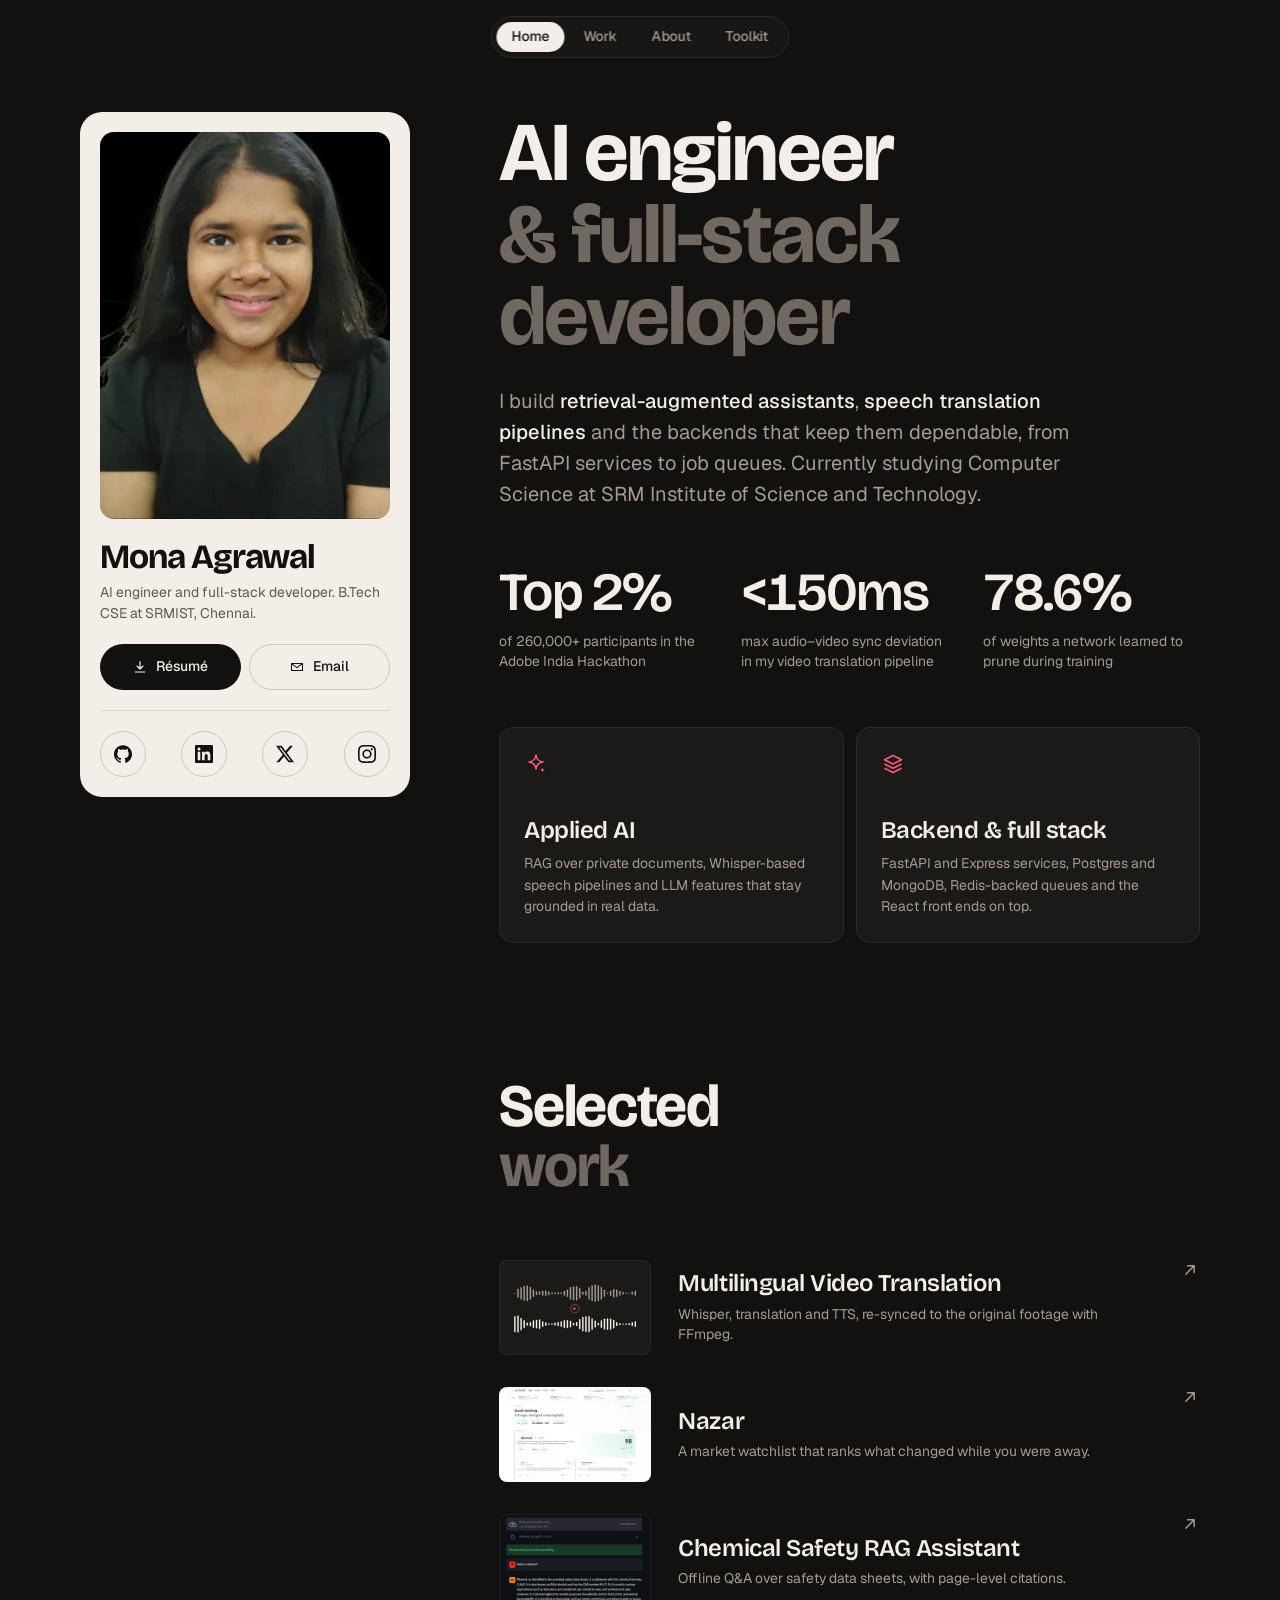
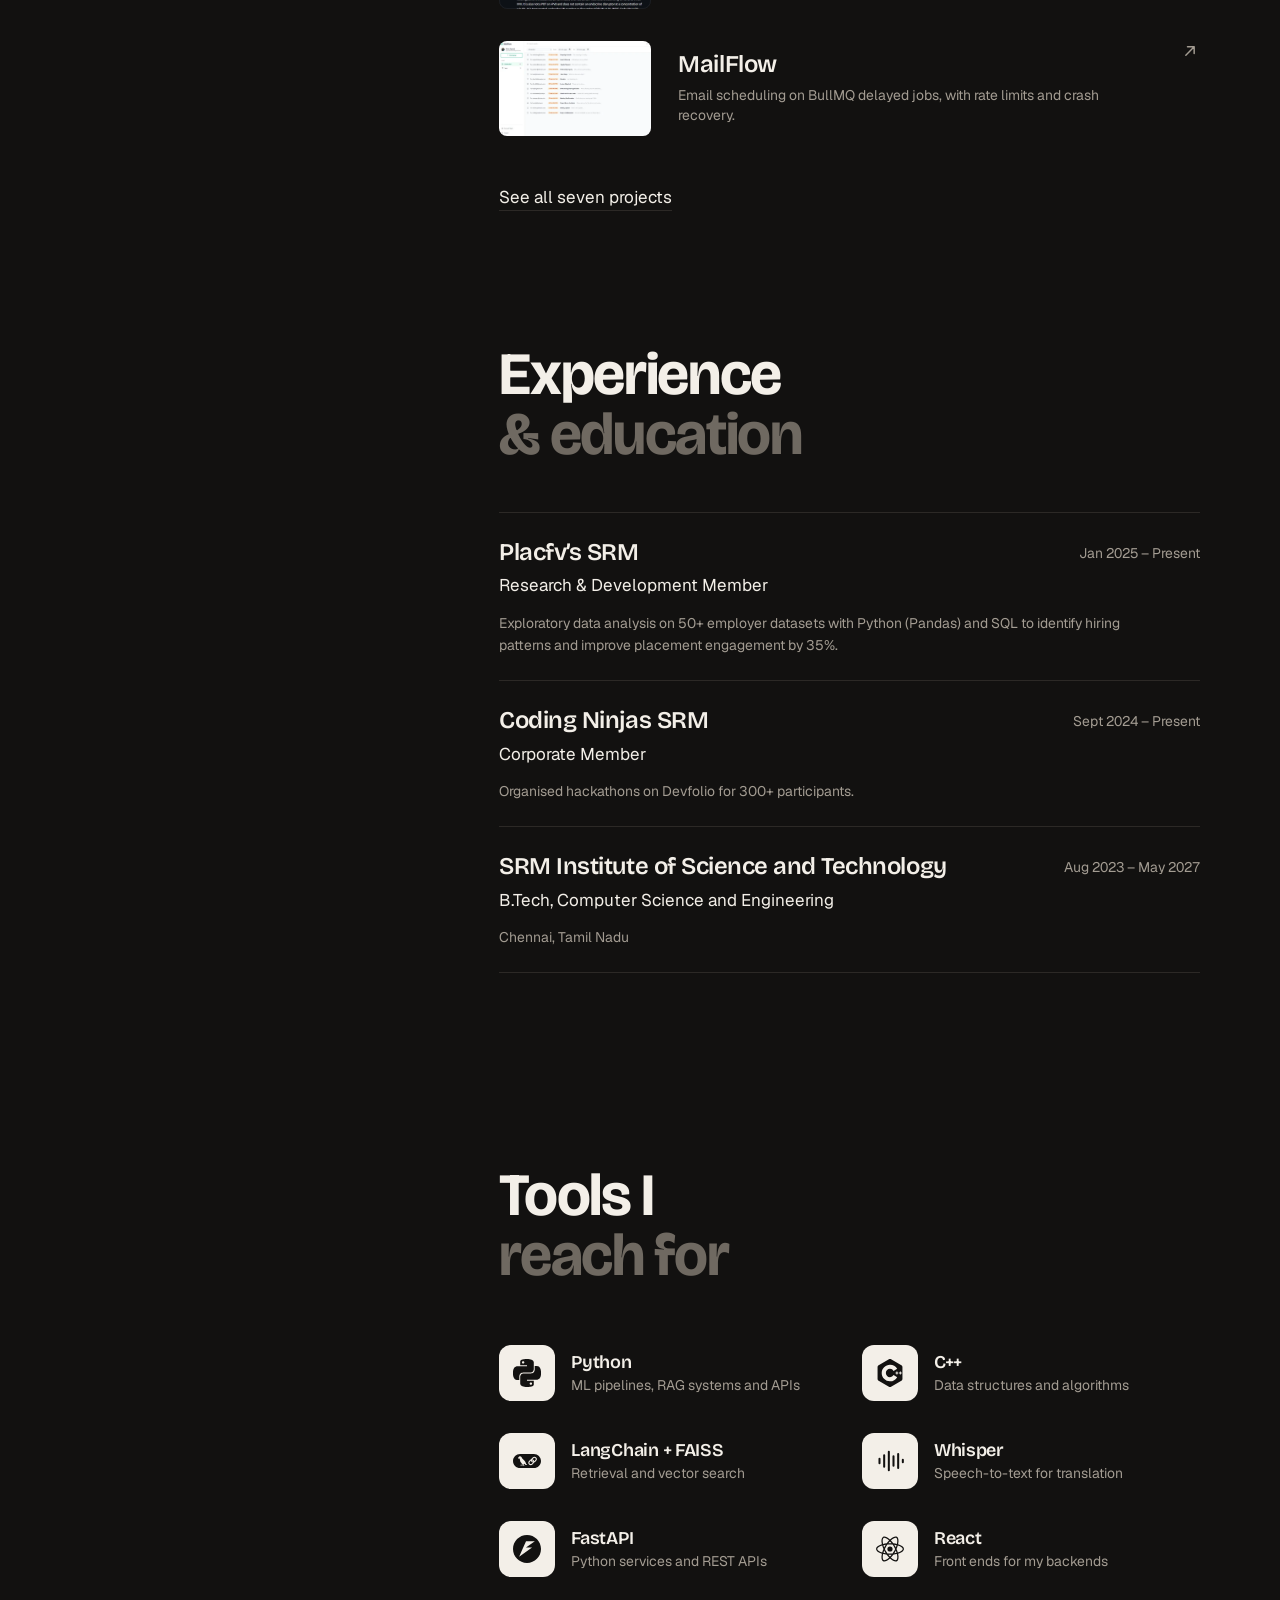
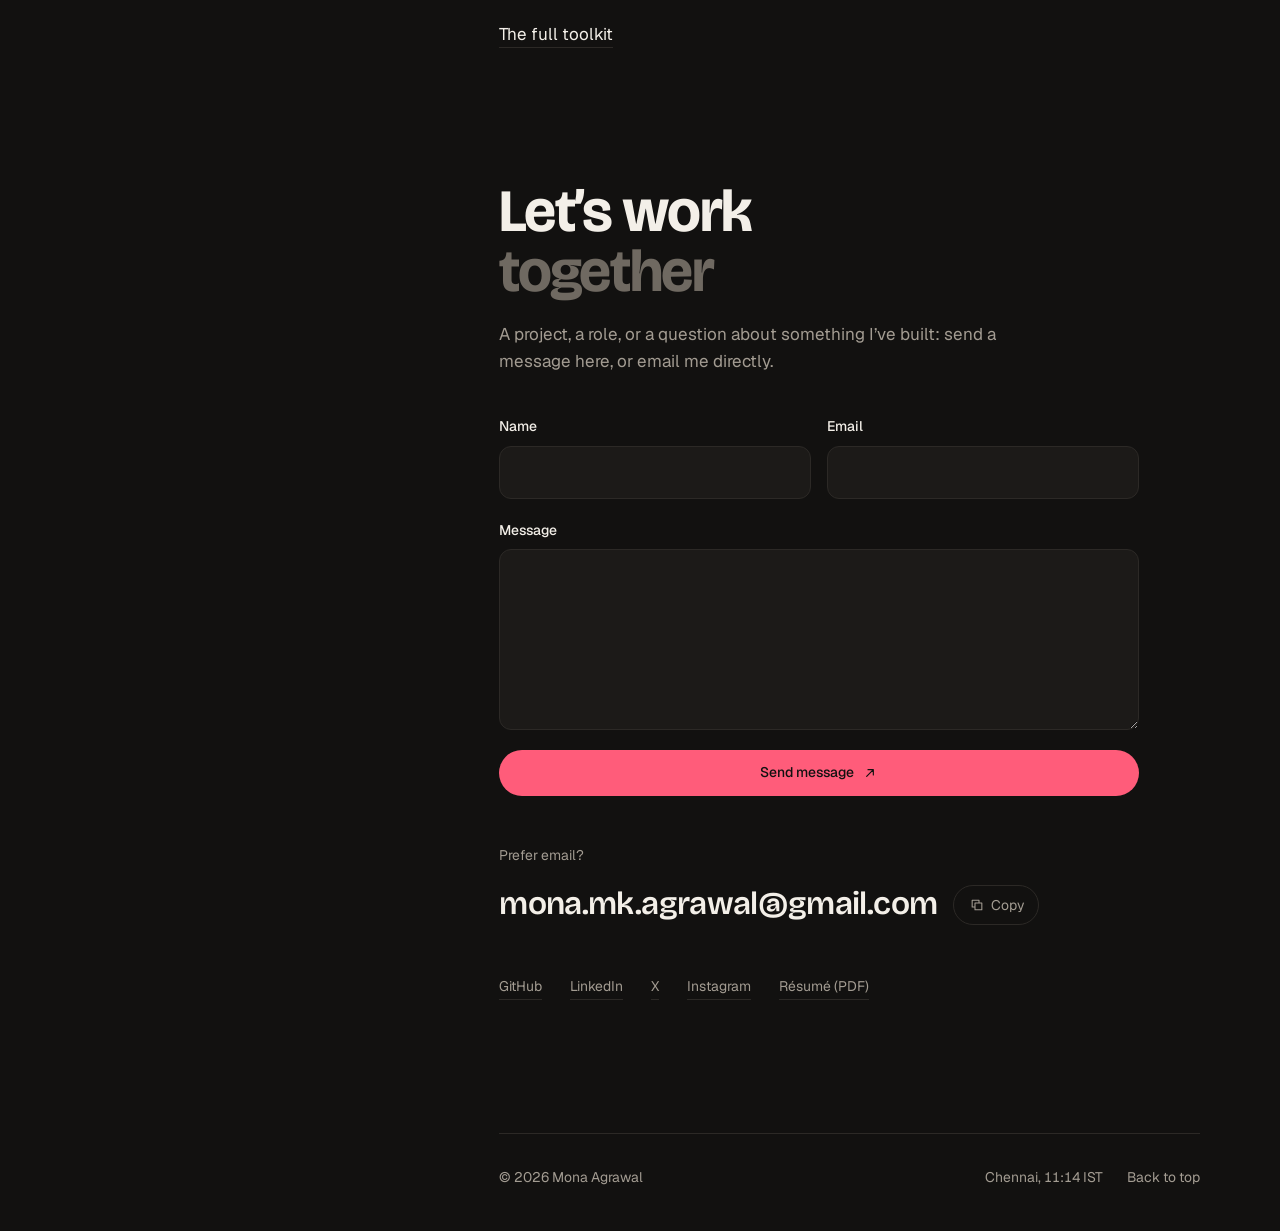
<file: index.html>
<!doctype html>
<html lang="en">
<head>
  <meta charset="utf-8">
  <meta name="viewport" content="width=device-width, initial-scale=1">
  <title>Mona Agrawal — AI engineer &amp; full-stack developer</title>
  <meta name="description" content="Mona Agrawal builds RAG assistants, speech translation pipelines and the backends behind them. B.Tech Computer Science at SRMIST, Chennai.">
  <link rel="canonical" href="https://monaaportfolio.netlify.app/">
  <meta name="theme-color" content="#121110">
  <meta name="color-scheme" content="dark">

  <meta property="og:type" content="website">
  <meta property="og:site_name" content="Mona Agrawal">
  <meta property="og:title" content="Mona Agrawal — AI engineer &amp; full-stack developer">
  <meta property="og:description" content="RAG assistants, speech translation pipelines and the backends behind them.">
  <meta property="og:url" content="https://monaaportfolio.netlify.app/">
  <meta property="og:image" content="https://monaaportfolio.netlify.app/assets/img/og.png">
  <meta property="og:image:width" content="1200">
  <meta property="og:image:height" content="630">
  <meta property="og:image:alt" content="Mona Agrawal — AI engineer and full-stack developer">
  <meta name="twitter:card" content="summary_large_image">
  <meta name="twitter:title" content="Mona Agrawal — AI engineer &amp; full-stack developer">
  <meta name="twitter:description" content="RAG assistants, speech translation pipelines and the backends behind them.">
  <meta name="twitter:image" content="https://monaaportfolio.netlify.app/assets/img/og.png">

  <link rel="icon" href="assets/favicon.svg" type="image/svg+xml">
  <link rel="icon" href="assets/favicon-32.png" sizes="32x32" type="image/png">
  <link rel="apple-touch-icon" href="assets/apple-touch-icon.png">

  <link rel="preload" href="assets/fonts/bricolage-grotesque-latin.woff2" as="font" type="font/woff2" crossorigin>
  <link rel="preload" href="assets/fonts/geist-latin.woff2" as="font" type="font/woff2" crossorigin>
  <link rel="stylesheet" href="css/style.css">
  <script>document.documentElement.classList.add("js");setTimeout(function(){var r=document.documentElement;r.classList.add("is-ready");if(!window.monaMain)r.classList.remove("js")},2500);</script>
  <script src="vendor/lenis.min.js" defer></script>
  <script src="js/main.js" defer></script>

  <script type="application/ld+json">
  {
    "@context": "https://schema.org",
    "@type": "Person",
    "name": "Mona Agrawal",
    "url": "https://monaaportfolio.netlify.app/",
    "image": "https://monaaportfolio.netlify.app/assets/img/mona-portrait.webp",
    "email": "mailto:mona.mk.agrawal@gmail.com",
    "description": "Computer Science student building AI applications and full-stack web systems.",
    "address": { "@type": "PostalAddress", "addressLocality": "Chennai", "addressRegion": "Tamil Nadu", "addressCountry": "IN" },
    "affiliation": { "@type": "CollegeOrUniversity", "name": "SRM Institute of Science and Technology" },
    "knowsAbout": ["Retrieval-augmented generation", "LangChain", "FastAPI", "Whisper", "Python", "C++", "React", "Node.js"],
    "sameAs": [
      "https://github.com/Mona-Agrawall",
      "https://www.linkedin.com/in/mona-agrawal-/",
      "https://x.com/Mona_Agrawall",
      "https://www.instagram.com/mona_agrawall/"
    ]
  }
  </script>
</head>
<body>
  <!-- Icon sprite, inlined so icons also render from file://. Brand glyphs: Simple Icons (CC0 1.0). UI glyphs: original. -->
  <svg class="sprite" aria-hidden="true" focusable="false">
    <symbol id="i-github" viewBox="0 0 24 24"><path fill="currentColor" d="M12 .297c-6.63 0-12 5.373-12 12 0 5.303 3.438 9.8 8.205 11.385.6.113.82-.258.82-.577 0-.285-.01-1.04-.015-2.04-3.338.724-4.042-1.61-4.042-1.61C4.422 18.07 3.633 17.7 3.633 17.7c-1.087-.744.084-.729.084-.729 1.205.084 1.838 1.236 1.838 1.236 1.07 1.835 2.809 1.305 3.495.998.108-.776.417-1.305.76-1.605-2.665-.3-5.466-1.332-5.466-5.93 0-1.31.465-2.38 1.235-3.22-.135-.303-.54-1.523.105-3.176 0 0 1.005-.322 3.3 1.23.96-.267 1.98-.399 3-.405 1.02.006 2.04.138 3 .405 2.28-1.552 3.285-1.23 3.285-1.23.645 1.653.24 2.873.12 3.176.765.84 1.23 1.91 1.23 3.22 0 4.61-2.805 5.625-5.475 5.92.42.36.81 1.096.81 2.22 0 1.606-.015 2.896-.015 3.286 0 .315.21.69.825.57C20.565 22.092 24 17.592 24 12.297c0-6.627-5.373-12-12-12"/></symbol>
    <symbol id="i-x" viewBox="0 0 24 24"><path fill="currentColor" d="M18.901 1.153h3.68l-8.04 9.19L24 22.846h-7.406l-5.8-7.584-6.638 7.584H.474l8.6-9.83L0 1.154h7.594l5.243 6.932ZM17.61 20.644h2.039L6.486 3.24H4.298Z"/></symbol>
    <symbol id="i-instagram" viewBox="0 0 24 24"><path fill="currentColor" d="M7.0301.084c-1.2768.0602-2.1487.264-2.911.5634-.7888.3075-1.4575.72-2.1228 1.3877-.6652.6677-1.075 1.3368-1.3802 2.127-.2954.7638-.4956 1.6365-.552 2.914-.0564 1.2775-.0689 1.6882-.0626 4.947.0062 3.2586.0206 3.6671.0825 4.9473.061 1.2765.264 2.1482.5635 2.9107.308.7889.72 1.4573 1.388 2.1228.6679.6655 1.3365 1.0743 2.1285 1.38.7632.295 1.6361.4961 2.9134.552 1.2773.056 1.6884.069 4.9462.0627 3.2578-.0062 3.668-.0207 4.9478-.0814 1.28-.0607 2.147-.2652 2.9098-.5633.7889-.3086 1.4578-.72 2.1228-1.3881.665-.6682 1.0745-1.3378 1.3795-2.1284.2957-.7632.4966-1.636.552-2.9124.056-1.2809.0692-1.6898.063-4.948-.0063-3.2583-.021-3.6668-.0817-4.9465-.0607-1.2797-.264-2.1487-.5633-2.9117-.3084-.7889-.72-1.4568-1.3876-2.1228C21.2982 1.33 20.628.9208 19.8378.6165 19.074.321 18.2017.1197 16.9244.0645 15.6471.0093 15.236-.005 11.977.0014 8.718.0076 8.31.0215 7.0301.0839m.1402 21.6932c-1.17-.0509-1.8053-.2453-2.2287-.408-.5606-.216-.96-.4771-1.3819-.895-.422-.4178-.6811-.8186-.9-1.378-.1644-.4234-.3624-1.058-.4171-2.228-.0595-1.2645-.072-1.6442-.079-4.848-.007-3.2037.0053-3.583.0607-4.848.05-1.169.2456-1.805.408-2.2282.216-.5613.4762-.96.895-1.3816.4188-.4217.8184-.6814 1.3783-.9003.423-.1651 1.0575-.3614 2.227-.4171 1.2655-.06 1.6447-.072 4.848-.079 3.2033-.007 3.5835.005 4.8495.0608 1.169.0508 1.8053.2445 2.228.408.5608.216.96.4754 1.3816.895.4217.4194.6816.8176.9005 1.3787.1653.4217.3617 1.056.4169 2.2263.0602 1.2655.0739 1.645.0796 4.848.0058 3.203-.0055 3.5834-.061 4.848-.051 1.17-.245 1.8055-.408 2.2294-.216.5604-.4763.96-.8954 1.3814-.419.4215-.8181.6811-1.3783.9-.4224.1649-1.0577.3617-2.2262.4174-1.2656.0595-1.6448.072-4.8493.079-3.2045.007-3.5825-.006-4.848-.0608M16.953 5.5864A1.44 1.44 0 1 0 18.39 4.144a1.44 1.44 0 0 0-1.437 1.4424M5.8385 12.012c.0067 3.4032 2.7706 6.1557 6.173 6.1493 3.4026-.0065 6.157-2.7701 6.1506-6.1733-.0065-3.4032-2.771-6.1565-6.174-6.1498-3.403.0067-6.156 2.771-6.1496 6.1738M8 12.0077a4 4 0 1 1 4.008 3.9921A3.9996 3.9996 0 0 1 8 12.0077"/></symbol>
    <symbol id="i-linkedin" viewBox="0 0 24 24"><path fill="currentColor" d="M20.447 20.452h-3.554v-5.569c0-1.328-.027-3.037-1.852-3.037-1.853 0-2.136 1.445-2.136 2.939v5.667H9.351V9h3.414v1.561h.046c.477-.9 1.637-1.85 3.37-1.85 3.601 0 4.267 2.37 4.267 5.455v6.286zM5.337 7.433c-1.144 0-2.063-.926-2.063-2.065 0-1.138.92-2.063 2.063-2.063 1.14 0 2.064.925 2.064 2.063 0 1.139-.925 2.065-2.064 2.065zm1.782 13.019H3.555V9h3.564v11.452zM22.225 0H1.771C.792 0 0 .774 0 1.729v20.542C0 23.227.792 24 1.771 24h20.451C23.2 24 24 23.227 24 22.271V1.729C24 .774 23.2 0 22.222 0h.003z"/></symbol>
    <symbol id="i-arrow" viewBox="0 0 24 24"><path d="M7 17 17 7M9 7h8v8" fill="none" stroke="currentColor" stroke-width="1.75" stroke-linecap="round" stroke-linejoin="round"/></symbol>
    <symbol id="i-download" viewBox="0 0 24 24"><path d="M12 4v11m0 0-4.5-4.5M12 15l4.5-4.5M5 19.5h14" fill="none" stroke="currentColor" stroke-width="1.75" stroke-linecap="round" stroke-linejoin="round"/></symbol>
    <symbol id="i-mail" viewBox="0 0 24 24"><path d="M3.75 6.75h16.5v10.5H3.75zM4 7l8 6 8-6" fill="none" stroke="currentColor" stroke-width="1.6" stroke-linejoin="round"/></symbol>
    <symbol id="i-copy" viewBox="0 0 24 24"><path d="M9 9h10.25v10.25H9zM15 9V4.75H4.75V15H9" fill="none" stroke="currentColor" stroke-width="1.6" stroke-linejoin="round"/></symbol>
    <symbol id="i-check" viewBox="0 0 24 24"><path d="m5 12.5 4.5 4.5L19 7.5" fill="none" stroke="currentColor" stroke-width="1.9" stroke-linecap="round" stroke-linejoin="round"/></symbol>
    <symbol id="i-spark" viewBox="0 0 24 24"><path d="M12 3c.6 4.6 2.4 6.4 7 7-4.6.6-6.4 2.4-7 7-.6-4.6-2.4-6.4-7-7 4.6-.6 6.4-2.4 7-7Z" fill="none" stroke="currentColor" stroke-width="1.5" stroke-linejoin="round"/><path d="M18.5 15.5c.2 1.6.9 2.3 2.5 2.5-1.6.2-2.3.9-2.5 2.5-.2-1.6-.9-2.3-2.5-2.5 1.6-.2 2.3-.9 2.5-2.5Z" fill="currentColor"/></symbol>
    <symbol id="i-layers" viewBox="0 0 24 24"><path d="m12 3.5 8.5 4.25L12 12 3.5 7.75zM3.5 12 12 16.25 20.5 12M3.5 16.25 12 20.5l8.5-4.25" fill="none" stroke="currentColor" stroke-width="1.5" stroke-linejoin="round"/></symbol>
  </svg>
  <a class="skip-link" href="#main">Skip to content</a>

  <nav class="dock" aria-label="Primary" data-load="dock">
    <a href="index.html" aria-current="page">Home</a>
    <a href="projects.html">Work</a>
    <a href="about.html">About</a>
    <a href="toolkit.html">Toolkit</a>
  </nav>

  <div class="shell">
    <aside class="aside" aria-label="Profile">
      <div class="card" data-load="card" style="--i:1">
        <div class="card__photo">
          <img src="assets/img/mona-portrait.webp" width="433" height="576" alt="Portrait of Mona Agrawal" fetchpriority="high">
        </div>
        <div>
          <p class="card__name">Mona Agrawal</p>
          <p class="card__role">AI engineer and full-stack developer. B.Tech CSE at SRMIST, Chennai.</p>
        </div>
        <div class="card__actions">
          <a class="btn btn--solid" href="assets/docs/mona-agrawal-resume.pdf" download>
            <svg class="icon" aria-hidden="true"><use href="#i-download"></use></svg>Résumé
          </a>
          <a class="btn btn--line" href="mailto:mona.mk.agrawal@gmail.com">
            <svg class="icon" aria-hidden="true"><use href="#i-mail"></use></svg>Email
          </a>
        </div>
        <div class="card__social">
          <a href="https://github.com/Mona-Agrawall" aria-label="GitHub" rel="me noopener" target="_blank"><svg class="icon" aria-hidden="true"><use href="#i-github"></use></svg></a>
          <a href="https://www.linkedin.com/in/mona-agrawal-/" aria-label="LinkedIn" rel="me noopener" target="_blank"><svg class="icon" aria-hidden="true"><use href="#i-linkedin"></use></svg></a>
          <a href="https://x.com/Mona_Agrawall" aria-label="X (Twitter)" rel="me noopener" target="_blank"><svg class="icon" aria-hidden="true"><use href="#i-x"></use></svg></a>
          <a href="https://www.instagram.com/mona_agrawall/" aria-label="Instagram" rel="me noopener" target="_blank"><svg class="icon" aria-hidden="true"><use href="#i-instagram"></use></svg></a>
        </div>
      </div>
    </aside>

    <main id="main" tabindex="-1">
      <section class="section" aria-labelledby="intro-title">
        <h1 class="display" id="intro-title">
          <span class="sr-only">Mona Agrawal, </span>
          <span data-line style="--i:0"><span>AI engineer</span></span>
          <span data-line class="dim" style="--i:1"><span>&amp; full-stack developer</span></span>
        </h1>
        <p class="lead" data-load style="--i:3">
          I build <strong>retrieval-augmented assistants</strong>, <strong>speech translation pipelines</strong> and the backends that keep them dependable, from FastAPI services to job queues. Currently studying Computer Science at SRM Institute of Science and Technology.
        </p>

        <ul class="stats" data-load style="--i:4">
          <li class="stat"><span class="stat__value">Top 2%</span><span class="stat__label">of 260,000+ participants in the Adobe India Hackathon</span></li>
          <li class="stat"><span class="stat__value">&lt;150ms</span><span class="stat__label">max audio–video sync deviation in my video translation pipeline</span></li>
          <li class="stat"><span class="stat__value">78.6%</span><span class="stat__label">of weights a network learned to prune during training</span></li>
        </ul>

        <div class="focus" data-load style="--i:5">
          <div class="focus__item">
            <svg class="icon" aria-hidden="true"><use href="#i-spark"></use></svg>
            <p class="focus__title">Applied AI</p>
            <p>RAG over private documents, Whisper-based speech pipelines and LLM features that stay grounded in real data.</p>
          </div>
          <div class="focus__item">
            <svg class="icon" aria-hidden="true"><use href="#i-layers"></use></svg>
            <p class="focus__title">Backend &amp; full stack</p>
            <p>FastAPI and Express services, Postgres and MongoDB, Redis-backed queues and the React front ends on top.</p>
          </div>
        </div>
      </section>

      <section class="section" aria-labelledby="work-title">
        <h2 class="heading" id="work-title" data-reveal>
          <span class="line">Selected</span>
          <span class="line dim">work</span>
        </h2>

        <div class="rows">
          <article class="row" data-reveal data-cursor="View">
            <div class="row__media">
              <img src="assets/img/cover-video-translation.svg" width="640" height="400" alt="" loading="lazy">
            </div>
            <div>
              <h3 class="row__title"><a href="projects.html#video-translation">Multilingual Video Translation</a></h3>
              <p class="row__desc">Whisper, translation and TTS, re-synced to the original footage with FFmpeg.</p>
            </div>
            <svg class="row__arrow" aria-hidden="true"><use href="#i-arrow"></use></svg>
          </article>

          <article class="row" data-reveal data-cursor="View">
            <div class="row__media">
              <img src="assets/img/nazar-720.webp" width="720" height="450" alt="" loading="lazy">
            </div>
            <div>
              <h3 class="row__title"><a href="projects.html#nazar">Nazar</a></h3>
              <p class="row__desc">A market watchlist that ranks what changed while you were away.</p>
            </div>
            <svg class="row__arrow" aria-hidden="true"><use href="#i-arrow"></use></svg>
          </article>

          <article class="row" data-reveal data-cursor="View">
            <div class="row__media">
              <img src="assets/img/chemical-rag-720.webp" width="720" height="450" alt="" loading="lazy">
            </div>
            <div>
              <h3 class="row__title"><a href="projects.html#chemical-rag">Chemical Safety RAG Assistant</a></h3>
              <p class="row__desc">Offline Q&amp;A over safety data sheets, with page-level citations.</p>
            </div>
            <svg class="row__arrow" aria-hidden="true"><use href="#i-arrow"></use></svg>
          </article>

          <article class="row" data-reveal data-cursor="View">
            <div class="row__media">
              <img src="assets/img/mailflow-720.webp" width="720" height="450" alt="" loading="lazy">
            </div>
            <div>
              <h3 class="row__title"><a href="projects.html#mailflow">MailFlow</a></h3>
              <p class="row__desc">Email scheduling on BullMQ delayed jobs, with rate limits and crash recovery.</p>
            </div>
            <svg class="row__arrow" aria-hidden="true"><use href="#i-arrow"></use></svg>
          </article>
        </div>

        <p class="section__foot" data-reveal><a class="link" href="projects.html">See all seven projects</a></p>
      </section>

      <section class="section" aria-labelledby="exp-title">
        <h2 class="heading" id="exp-title" data-reveal>
          <span class="line">Experience</span>
          <span class="line dim">&amp; education</span>
        </h2>

        <ol class="entries">
          <li class="entry" data-reveal>
            <h3 class="entry__title">Placfv’s SRM</h3>
            <p class="entry__role">Research &amp; Development Member</p>
            <p class="entry__when">Jan 2025 – Present</p>
            <p class="entry__body">Exploratory data analysis on 50+ employer datasets with Python (Pandas) and SQL to identify hiring patterns and improve placement engagement by 35%.</p>
          </li>
          <li class="entry" data-reveal>
            <h3 class="entry__title">Coding Ninjas SRM</h3>
            <p class="entry__role">Corporate Member</p>
            <p class="entry__when">Sept 2024 – Present</p>
            <p class="entry__body">Organised hackathons on Devfolio for 300+ participants.</p>
          </li>
          <li class="entry" data-reveal>
            <h3 class="entry__title">SRM Institute of Science and Technology</h3>
            <p class="entry__role">B.Tech, Computer Science and Engineering</p>
            <p class="entry__when">Aug 2023 – May 2027</p>
            <p class="entry__body">Chennai, Tamil Nadu</p>
          </li>
        </ol>

        <p class="section__foot" data-reveal><a class="link" href="about.html">More about me</a></p>
      </section>

      <section class="section" aria-labelledby="tools-title">
        <h2 class="heading" id="tools-title" data-reveal>
          <span class="line">Tools I</span>
          <span class="line dim">reach for</span>
        </h2>

        <ul class="tools">
          <li class="tool" data-reveal><span class="tool__mark" aria-hidden="true"><img src="assets/icons/python.svg" width="28" height="28" alt="" loading="lazy"></span><div><p class="tool__name">Python</p><p class="tool__use">ML pipelines, RAG systems and APIs</p></div></li>
          <li class="tool" data-reveal><span class="tool__mark" aria-hidden="true"><img src="assets/icons/cplusplus.svg" width="28" height="28" alt="" loading="lazy"></span><div><p class="tool__name">C++</p><p class="tool__use">Data structures and algorithms</p></div></li>
          <li class="tool" data-reveal><span class="tool__mark" aria-hidden="true"><img src="assets/icons/langchain.svg" width="28" height="28" alt="" loading="lazy"></span><div><p class="tool__name">LangChain + FAISS</p><p class="tool__use">Retrieval and vector search</p></div></li>
          <li class="tool" data-reveal><span class="tool__mark" aria-hidden="true"><img src="assets/icons/whisper.svg" width="28" height="28" alt="" loading="lazy"></span><div><p class="tool__name">Whisper</p><p class="tool__use">Speech-to-text for translation</p></div></li>
          <li class="tool" data-reveal><span class="tool__mark" aria-hidden="true"><img src="assets/icons/fastapi.svg" width="28" height="28" alt="" loading="lazy"></span><div><p class="tool__name">FastAPI</p><p class="tool__use">Python services and REST APIs</p></div></li>
          <li class="tool" data-reveal><span class="tool__mark" aria-hidden="true"><img src="assets/icons/react.svg" width="28" height="28" alt="" loading="lazy"></span><div><p class="tool__name">React</p><p class="tool__use">Front ends for my backends</p></div></li>
        </ul>

        <p class="section__foot" data-reveal><a class="link" href="toolkit.html">The full toolkit</a></p>
      </section>

      <section class="section" id="contact" aria-labelledby="contact-title">
        <h2 class="heading" id="contact-title" data-reveal>
          <span class="line">Let’s work</span>
          <span class="line dim">together</span>
        </h2>
        <p class="section__intro" data-reveal>A project, a role, or a question about something I’ve built: send a message here, or email me directly.</p>

        <form class="contact-form" name="contact" method="POST" data-netlify="true" netlify-honeypot="bot-field" data-contact data-reveal>
          <input type="hidden" name="form-name" value="contact">
          <p class="contact-form__trap" hidden>
            <label>Leave this field empty <input name="bot-field" tabindex="-1" autocomplete="off"></label>
          </p>

          <div class="field">
            <label class="field__label" for="cf-name">Name</label>
            <input class="field__input" id="cf-name" name="name" type="text" autocomplete="name" maxlength="100" required aria-describedby="cf-name-error">
            <p class="field__error" id="cf-name-error"></p>
          </div>

          <div class="field">
            <label class="field__label" for="cf-email">Email</label>
            <input class="field__input" id="cf-email" name="email" type="email" autocomplete="email" maxlength="200" required aria-describedby="cf-email-error">
            <p class="field__error" id="cf-email-error"></p>
          </div>

          <div class="field field--wide">
            <label class="field__label" for="cf-message">Message</label>
            <textarea class="field__input" id="cf-message" name="message" rows="6" minlength="10" maxlength="5000" required aria-describedby="cf-message-error"></textarea>
            <p class="field__error" id="cf-message-error"></p>
          </div>

          <div class="field--wide">
            <button class="btn btn--accent btn--block" type="submit" data-submit>
              <span data-submit-label>Send message</span>
              <svg class="icon" aria-hidden="true"><use href="#i-arrow"></use></svg>
            </button>
            <p class="contact-form__status" role="status" aria-live="polite" data-form-status></p>
          </div>
        </form>

        <div class="contact-success" tabindex="-1" data-form-success hidden>
          <svg class="icon" aria-hidden="true"><use href="#i-check"></use></svg>
          <div>
            <p class="contact-success__title">Thanks, your message has been sent.</p>
            <p>I’ll reply to the email address you entered.</p>
          </div>
        </div>

        <p class="contact__or" data-reveal>Prefer email?</p>
        <div class="contact__mail" data-reveal>
          <a class="mailto link" href="mailto:mona.mk.agrawal@gmail.com">mona.mk.agrawal@gmail.com</a>
          <button class="copy" type="button" data-copy="mona.mk.agrawal@gmail.com" hidden>
            <svg class="icon i-idle" aria-hidden="true"><use href="#i-copy"></use></svg>
            <svg class="icon i-done" aria-hidden="true"><use href="#i-check"></use></svg>
            <span data-copy-label>Copy</span>
          </button>
        </div>

        <ul class="socials" data-reveal>
          <li><a class="link" href="https://github.com/Mona-Agrawall" rel="me noopener" target="_blank">GitHub</a></li>
          <li><a class="link" href="https://www.linkedin.com/in/mona-agrawal-/" rel="me noopener" target="_blank">LinkedIn</a></li>
          <li><a class="link" href="https://x.com/Mona_Agrawall" rel="me noopener" target="_blank">X</a></li>
          <li><a class="link" href="https://www.instagram.com/mona_agrawall/" rel="me noopener" target="_blank">Instagram</a></li>
          <li><a class="link" href="assets/docs/mona-agrawal-resume.pdf" download>Résumé (PDF)</a></li>
        </ul>
      </section>

      <footer class="footer">
        <p>© <span data-year>2026</span> Mona Agrawal</p>
        <div class="footer__meta">
          <p>Chennai<span data-clock hidden>, <time></time> IST</span></p>
          <a class="link link--quiet" href="#main">Back to top</a>
        </div>
      </footer>
    </main>
  </div>

  <div class="cursor" aria-hidden="true"></div>
</body>
</html>
</file>
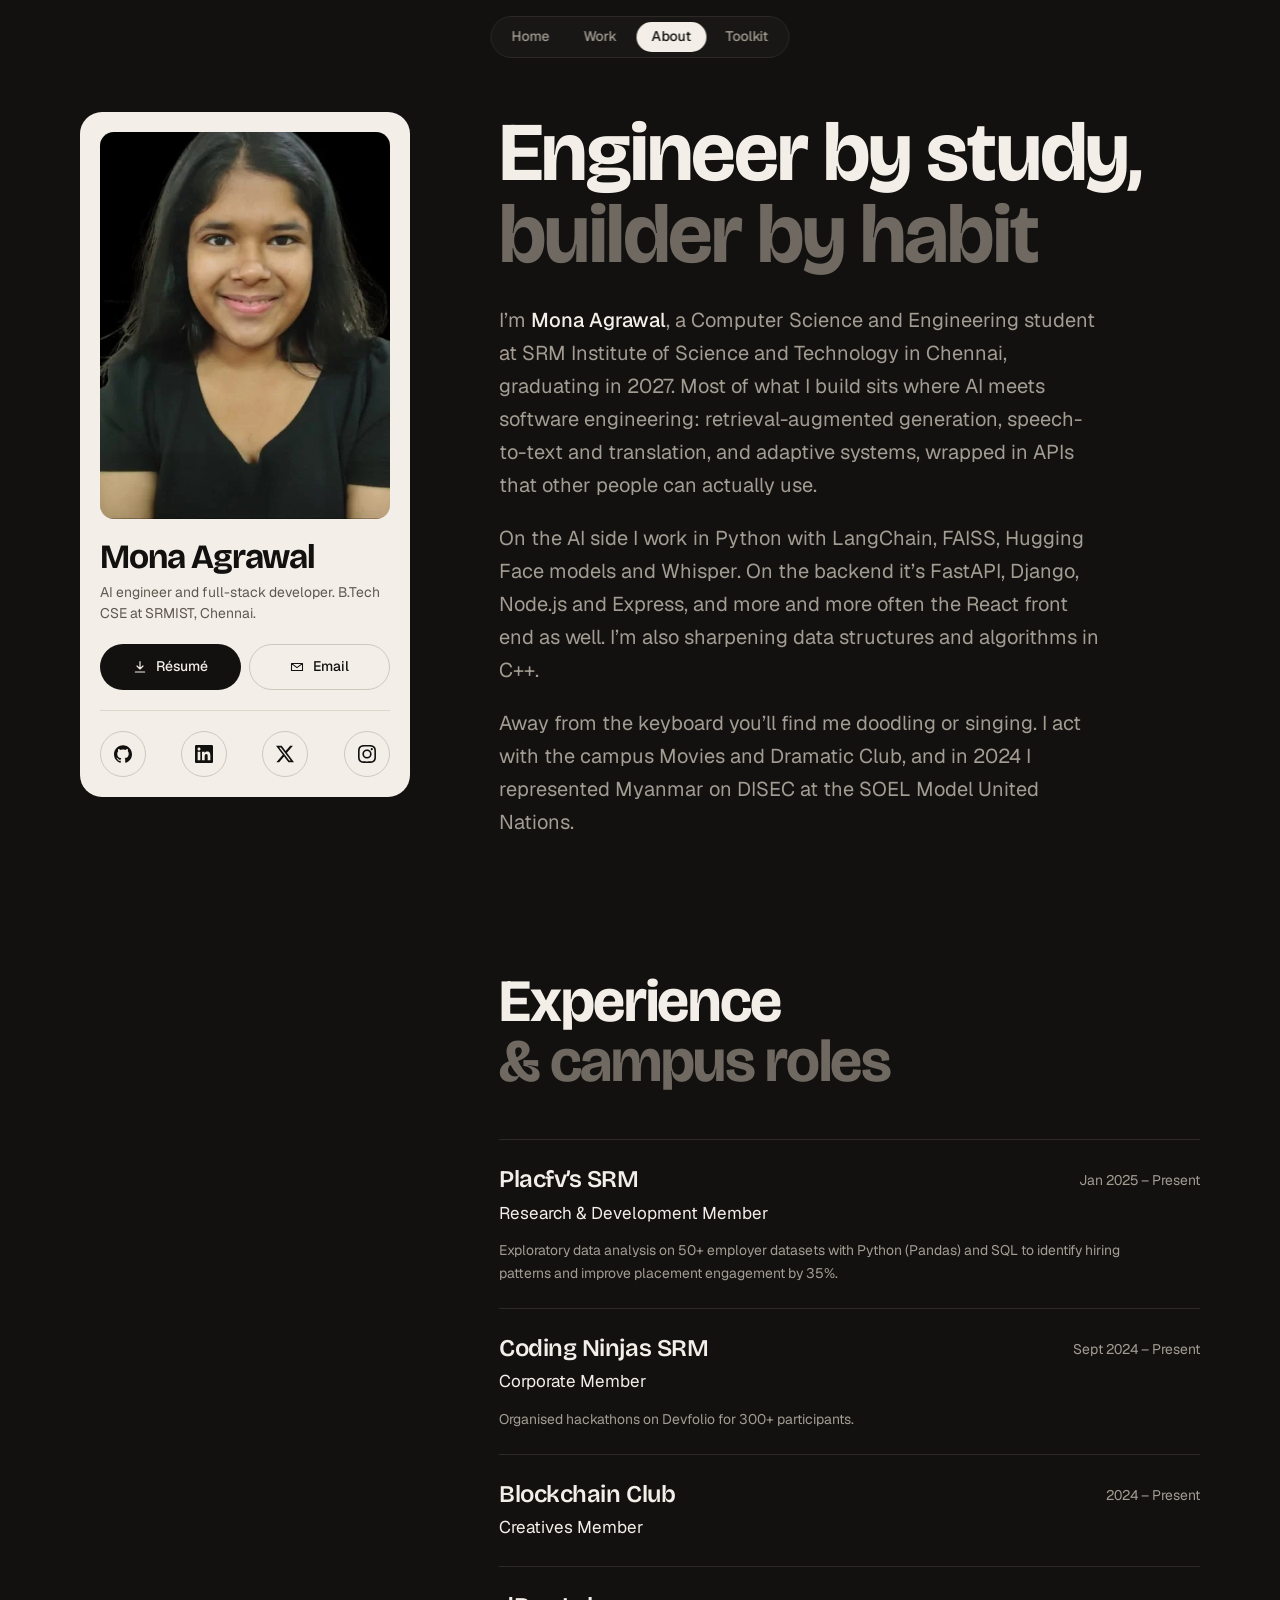
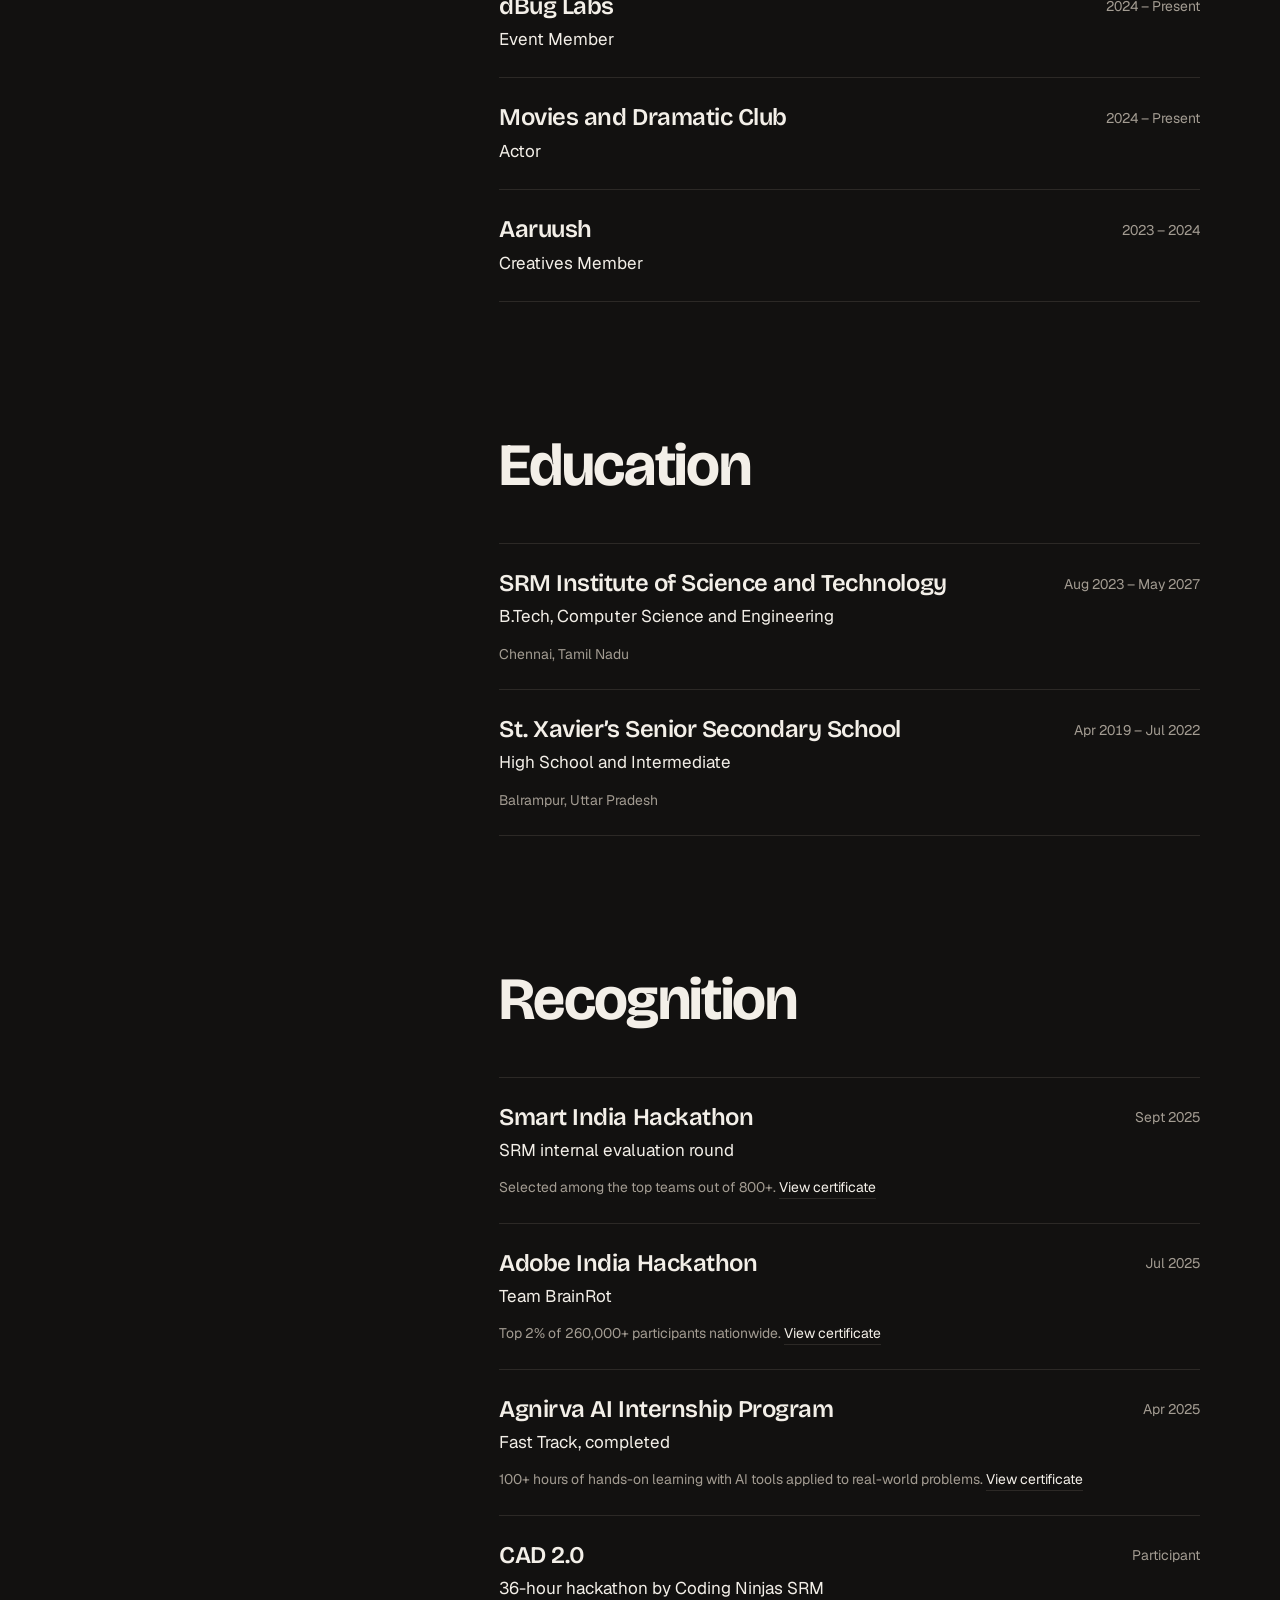
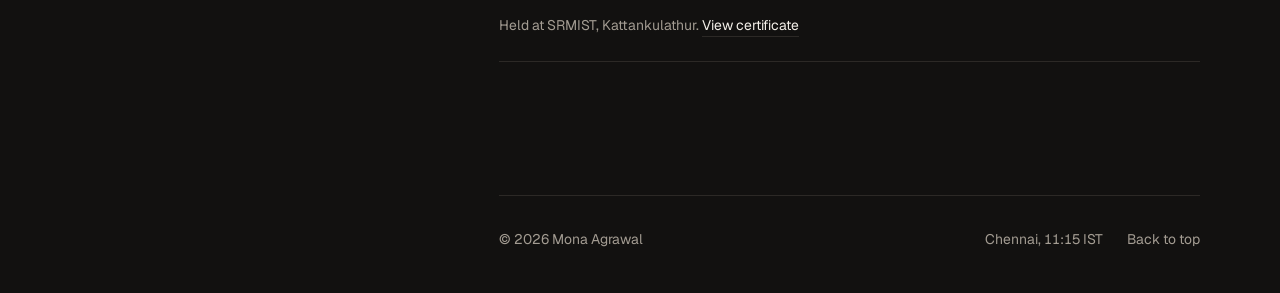
<file: about.html>
<!doctype html>
<html lang="en">
<head>
  <meta charset="utf-8">
  <meta name="viewport" content="width=device-width, initial-scale=1">
  <title>About — Mona Agrawal</title>
  <meta name="description" content="About Mona Agrawal: Computer Science student at SRMIST, Chennai, building AI applications and backends. Experience, education and recognition.">
  <link rel="canonical" href="https://monaaportfolio.netlify.app/about.html">
  <meta name="theme-color" content="#121110">
  <meta name="color-scheme" content="dark">

  <meta property="og:type" content="website">
  <meta property="og:site_name" content="Mona Agrawal">
  <meta property="og:title" content="About — Mona Agrawal">
  <meta property="og:description" content="About Mona Agrawal: Computer Science student at SRMIST, Chennai, building AI applications and backends. Experience, education and recognition.">
  <meta property="og:url" content="https://monaaportfolio.netlify.app/about.html">
  <meta property="og:image" content="https://monaaportfolio.netlify.app/assets/img/og.png">
  <meta property="og:image:width" content="1200">
  <meta property="og:image:height" content="630">
  <meta property="og:image:alt" content="Mona Agrawal — AI engineer and full-stack developer">
  <meta name="twitter:card" content="summary_large_image">
  <meta name="twitter:title" content="About — Mona Agrawal">
  <meta name="twitter:description" content="About Mona Agrawal: Computer Science student at SRMIST, Chennai, building AI applications and backends. Experience, education and recognition.">
  <meta name="twitter:image" content="https://monaaportfolio.netlify.app/assets/img/og.png">

  <link rel="icon" href="assets/favicon.svg" type="image/svg+xml">
  <link rel="icon" href="assets/favicon-32.png" sizes="32x32" type="image/png">
  <link rel="apple-touch-icon" href="assets/apple-touch-icon.png">

  <link rel="preload" href="assets/fonts/bricolage-grotesque-latin.woff2" as="font" type="font/woff2" crossorigin>
  <link rel="preload" href="assets/fonts/geist-latin.woff2" as="font" type="font/woff2" crossorigin>
  <link rel="stylesheet" href="css/style.css">
  <script>document.documentElement.classList.add("js");setTimeout(function(){var r=document.documentElement;r.classList.add("is-ready");if(!window.monaMain)r.classList.remove("js")},2500);</script>
  <script src="vendor/lenis.min.js" defer></script>
  <script src="js/main.js" defer></script>
</head>
<body>
  <!-- Icon sprite, inlined so icons also render from file://. Brand glyphs: Simple Icons (CC0 1.0). UI glyphs: original. -->
  <svg class="sprite" aria-hidden="true" focusable="false">
    <symbol id="i-github" viewBox="0 0 24 24"><path fill="currentColor" d="M12 .297c-6.63 0-12 5.373-12 12 0 5.303 3.438 9.8 8.205 11.385.6.113.82-.258.82-.577 0-.285-.01-1.04-.015-2.04-3.338.724-4.042-1.61-4.042-1.61C4.422 18.07 3.633 17.7 3.633 17.7c-1.087-.744.084-.729.084-.729 1.205.084 1.838 1.236 1.838 1.236 1.07 1.835 2.809 1.305 3.495.998.108-.776.417-1.305.76-1.605-2.665-.3-5.466-1.332-5.466-5.93 0-1.31.465-2.38 1.235-3.22-.135-.303-.54-1.523.105-3.176 0 0 1.005-.322 3.3 1.23.96-.267 1.98-.399 3-.405 1.02.006 2.04.138 3 .405 2.28-1.552 3.285-1.23 3.285-1.23.645 1.653.24 2.873.12 3.176.765.84 1.23 1.91 1.23 3.22 0 4.61-2.805 5.625-5.475 5.92.42.36.81 1.096.81 2.22 0 1.606-.015 2.896-.015 3.286 0 .315.21.69.825.57C20.565 22.092 24 17.592 24 12.297c0-6.627-5.373-12-12-12"/></symbol>
    <symbol id="i-x" viewBox="0 0 24 24"><path fill="currentColor" d="M18.901 1.153h3.68l-8.04 9.19L24 22.846h-7.406l-5.8-7.584-6.638 7.584H.474l8.6-9.83L0 1.154h7.594l5.243 6.932ZM17.61 20.644h2.039L6.486 3.24H4.298Z"/></symbol>
    <symbol id="i-instagram" viewBox="0 0 24 24"><path fill="currentColor" d="M7.0301.084c-1.2768.0602-2.1487.264-2.911.5634-.7888.3075-1.4575.72-2.1228 1.3877-.6652.6677-1.075 1.3368-1.3802 2.127-.2954.7638-.4956 1.6365-.552 2.914-.0564 1.2775-.0689 1.6882-.0626 4.947.0062 3.2586.0206 3.6671.0825 4.9473.061 1.2765.264 2.1482.5635 2.9107.308.7889.72 1.4573 1.388 2.1228.6679.6655 1.3365 1.0743 2.1285 1.38.7632.295 1.6361.4961 2.9134.552 1.2773.056 1.6884.069 4.9462.0627 3.2578-.0062 3.668-.0207 4.9478-.0814 1.28-.0607 2.147-.2652 2.9098-.5633.7889-.3086 1.4578-.72 2.1228-1.3881.665-.6682 1.0745-1.3378 1.3795-2.1284.2957-.7632.4966-1.636.552-2.9124.056-1.2809.0692-1.6898.063-4.948-.0063-3.2583-.021-3.6668-.0817-4.9465-.0607-1.2797-.264-2.1487-.5633-2.9117-.3084-.7889-.72-1.4568-1.3876-2.1228C21.2982 1.33 20.628.9208 19.8378.6165 19.074.321 18.2017.1197 16.9244.0645 15.6471.0093 15.236-.005 11.977.0014 8.718.0076 8.31.0215 7.0301.0839m.1402 21.6932c-1.17-.0509-1.8053-.2453-2.2287-.408-.5606-.216-.96-.4771-1.3819-.895-.422-.4178-.6811-.8186-.9-1.378-.1644-.4234-.3624-1.058-.4171-2.228-.0595-1.2645-.072-1.6442-.079-4.848-.007-3.2037.0053-3.583.0607-4.848.05-1.169.2456-1.805.408-2.2282.216-.5613.4762-.96.895-1.3816.4188-.4217.8184-.6814 1.3783-.9003.423-.1651 1.0575-.3614 2.227-.4171 1.2655-.06 1.6447-.072 4.848-.079 3.2033-.007 3.5835.005 4.8495.0608 1.169.0508 1.8053.2445 2.228.408.5608.216.96.4754 1.3816.895.4217.4194.6816.8176.9005 1.3787.1653.4217.3617 1.056.4169 2.2263.0602 1.2655.0739 1.645.0796 4.848.0058 3.203-.0055 3.5834-.061 4.848-.051 1.17-.245 1.8055-.408 2.2294-.216.5604-.4763.96-.8954 1.3814-.419.4215-.8181.6811-1.3783.9-.4224.1649-1.0577.3617-2.2262.4174-1.2656.0595-1.6448.072-4.8493.079-3.2045.007-3.5825-.006-4.848-.0608M16.953 5.5864A1.44 1.44 0 1 0 18.39 4.144a1.44 1.44 0 0 0-1.437 1.4424M5.8385 12.012c.0067 3.4032 2.7706 6.1557 6.173 6.1493 3.4026-.0065 6.157-2.7701 6.1506-6.1733-.0065-3.4032-2.771-6.1565-6.174-6.1498-3.403.0067-6.156 2.771-6.1496 6.1738M8 12.0077a4 4 0 1 1 4.008 3.9921A3.9996 3.9996 0 0 1 8 12.0077"/></symbol>
    <symbol id="i-linkedin" viewBox="0 0 24 24"><path fill="currentColor" d="M20.447 20.452h-3.554v-5.569c0-1.328-.027-3.037-1.852-3.037-1.853 0-2.136 1.445-2.136 2.939v5.667H9.351V9h3.414v1.561h.046c.477-.9 1.637-1.85 3.37-1.85 3.601 0 4.267 2.37 4.267 5.455v6.286zM5.337 7.433c-1.144 0-2.063-.926-2.063-2.065 0-1.138.92-2.063 2.063-2.063 1.14 0 2.064.925 2.064 2.063 0 1.139-.925 2.065-2.064 2.065zm1.782 13.019H3.555V9h3.564v11.452zM22.225 0H1.771C.792 0 0 .774 0 1.729v20.542C0 23.227.792 24 1.771 24h20.451C23.2 24 24 23.227 24 22.271V1.729C24 .774 23.2 0 22.222 0h.003z"/></symbol>
    <symbol id="i-arrow" viewBox="0 0 24 24"><path d="M7 17 17 7M9 7h8v8" fill="none" stroke="currentColor" stroke-width="1.75" stroke-linecap="round" stroke-linejoin="round"/></symbol>
    <symbol id="i-download" viewBox="0 0 24 24"><path d="M12 4v11m0 0-4.5-4.5M12 15l4.5-4.5M5 19.5h14" fill="none" stroke="currentColor" stroke-width="1.75" stroke-linecap="round" stroke-linejoin="round"/></symbol>
    <symbol id="i-mail" viewBox="0 0 24 24"><path d="M3.75 6.75h16.5v10.5H3.75zM4 7l8 6 8-6" fill="none" stroke="currentColor" stroke-width="1.6" stroke-linejoin="round"/></symbol>
    <symbol id="i-copy" viewBox="0 0 24 24"><path d="M9 9h10.25v10.25H9zM15 9V4.75H4.75V15H9" fill="none" stroke="currentColor" stroke-width="1.6" stroke-linejoin="round"/></symbol>
    <symbol id="i-check" viewBox="0 0 24 24"><path d="m5 12.5 4.5 4.5L19 7.5" fill="none" stroke="currentColor" stroke-width="1.9" stroke-linecap="round" stroke-linejoin="round"/></symbol>
    <symbol id="i-spark" viewBox="0 0 24 24"><path d="M12 3c.6 4.6 2.4 6.4 7 7-4.6.6-6.4 2.4-7 7-.6-4.6-2.4-6.4-7-7 4.6-.6 6.4-2.4 7-7Z" fill="none" stroke="currentColor" stroke-width="1.5" stroke-linejoin="round"/><path d="M18.5 15.5c.2 1.6.9 2.3 2.5 2.5-1.6.2-2.3.9-2.5 2.5-.2-1.6-.9-2.3-2.5-2.5 1.6-.2 2.3-.9 2.5-2.5Z" fill="currentColor"/></symbol>
    <symbol id="i-layers" viewBox="0 0 24 24"><path d="m12 3.5 8.5 4.25L12 12 3.5 7.75zM3.5 12 12 16.25 20.5 12M3.5 16.25 12 20.5l8.5-4.25" fill="none" stroke="currentColor" stroke-width="1.5" stroke-linejoin="round"/></symbol>
  </svg>
  <a class="skip-link" href="#main">Skip to content</a>

  <nav class="dock" aria-label="Primary" data-load="dock">
    <a href="index.html">Home</a>
    <a href="projects.html">Work</a>
    <a href="about.html" aria-current="page">About</a>
    <a href="toolkit.html">Toolkit</a>
  </nav>

  <div class="shell">
    <aside class="aside" aria-label="Profile">
      <div class="card" data-load="card" style="--i:1">
        <div class="card__photo">
          <img src="assets/img/mona-portrait.webp" width="433" height="576" alt="Portrait of Mona Agrawal">
        </div>
        <div>
          <p class="card__name">Mona Agrawal</p>
          <p class="card__role">AI engineer and full-stack developer. B.Tech CSE at SRMIST, Chennai.</p>
        </div>
        <div class="card__actions">
          <a class="btn btn--solid" href="assets/docs/mona-agrawal-resume.pdf" download>
            <svg class="icon" aria-hidden="true"><use href="#i-download"></use></svg>Résumé
          </a>
          <a class="btn btn--line" href="mailto:mona.mk.agrawal@gmail.com">
            <svg class="icon" aria-hidden="true"><use href="#i-mail"></use></svg>Email
          </a>
        </div>
        <div class="card__social">
          <a href="https://github.com/Mona-Agrawall" aria-label="GitHub" rel="me noopener" target="_blank"><svg class="icon" aria-hidden="true"><use href="#i-github"></use></svg></a>
          <a href="https://www.linkedin.com/in/mona-agrawal-/" aria-label="LinkedIn" rel="me noopener" target="_blank"><svg class="icon" aria-hidden="true"><use href="#i-linkedin"></use></svg></a>
          <a href="https://x.com/Mona_Agrawall" aria-label="X (Twitter)" rel="me noopener" target="_blank"><svg class="icon" aria-hidden="true"><use href="#i-x"></use></svg></a>
          <a href="https://www.instagram.com/mona_agrawall/" aria-label="Instagram" rel="me noopener" target="_blank"><svg class="icon" aria-hidden="true"><use href="#i-instagram"></use></svg></a>
        </div>
      </div>
    </aside>

    <main id="main" tabindex="-1">
      <section class="section" aria-labelledby="page-title">
        <h1 class="display" id="page-title">
          <span data-line style="--i:0"><span>Engineer by study,</span></span>
          <span data-line class="dim" style="--i:1"><span>builder by habit</span></span>
        </h1>
        <div class="prose about-prose" data-load style="--i:3">
          <p>I’m <strong>Mona Agrawal</strong>, a Computer Science and Engineering student at SRM Institute of Science and Technology in Chennai, graduating in 2027. Most of what I build sits where AI meets software engineering: retrieval-augmented generation, speech-to-text and translation, and adaptive systems, wrapped in APIs that other people can actually use.</p>
          <p>On the AI side I work in Python with LangChain, FAISS, Hugging Face models and Whisper. On the backend it’s FastAPI, Django, Node.js and Express, and more and more often the React front end as well. I’m also sharpening data structures and algorithms in C++.</p>
          <p>Away from the keyboard you’ll find me doodling or singing. I act with the campus Movies and Dramatic Club, and in 2024 I represented Myanmar on DISEC at the SOEL Model United Nations.</p>
        </div>
      </section>

      <section class="section" aria-labelledby="exp-title">
        <h2 class="heading" id="exp-title" data-reveal>
          <span class="line">Experience</span>
          <span class="line dim">&amp; campus roles</span>
        </h2>
        <ol class="entries">
          <li class="entry" data-reveal>
            <h3 class="entry__title">Placfv’s SRM</h3>
            <p class="entry__role">Research &amp; Development Member</p>
            <p class="entry__when">Jan 2025 – Present</p>
            <p class="entry__body">Exploratory data analysis on 50+ employer datasets with Python (Pandas) and SQL to identify hiring patterns and improve placement engagement by 35%.</p>
          </li>
          <li class="entry" data-reveal>
            <h3 class="entry__title">Coding Ninjas SRM</h3>
            <p class="entry__role">Corporate Member</p>
            <p class="entry__when">Sept 2024 – Present</p>
            <p class="entry__body">Organised hackathons on Devfolio for 300+ participants.</p>
          </li>
          <li class="entry" data-reveal>
            <h3 class="entry__title">Blockchain Club</h3>
            <p class="entry__role">Creatives Member</p>
            <p class="entry__when">2024 – Present</p>
          </li>
          <li class="entry" data-reveal>
            <h3 class="entry__title">dBug Labs</h3>
            <p class="entry__role">Event Member</p>
            <p class="entry__when">2024 – Present</p>
          </li>
          <li class="entry" data-reveal>
            <h3 class="entry__title">Movies and Dramatic Club</h3>
            <p class="entry__role">Actor</p>
            <p class="entry__when">2024 – Present</p>
          </li>
          <li class="entry" data-reveal>
            <h3 class="entry__title">Aaruush</h3>
            <p class="entry__role">Creatives Member</p>
            <p class="entry__when">2023 – 2024</p>
          </li>
        </ol>
      </section>

      <section class="section" aria-labelledby="edu-title">
        <h2 class="heading" id="edu-title" data-reveal>
          <span class="line">Education</span>
        </h2>
        <ol class="entries">
          <li class="entry" data-reveal>
            <h3 class="entry__title">SRM Institute of Science and Technology</h3>
            <p class="entry__role">B.Tech, Computer Science and Engineering</p>
            <p class="entry__when">Aug 2023 – May 2027</p>
            <p class="entry__body">Chennai, Tamil Nadu</p>
          </li>
          <li class="entry" data-reveal>
            <h3 class="entry__title">St. Xavier’s Senior Secondary School</h3>
            <p class="entry__role">High School and Intermediate</p>
            <p class="entry__when">Apr 2019 – Jul 2022</p>
            <p class="entry__body">Balrampur, Uttar Pradesh</p>
          </li>
        </ol>
      </section>

      <section class="section" aria-labelledby="rec-title">
        <h2 class="heading" id="rec-title" data-reveal>
          <span class="line">Recognition</span>
        </h2>
        <ol class="entries">
          <li class="entry" data-reveal>
            <h3 class="entry__title">Smart India Hackathon</h3>
            <p class="entry__role">SRM internal evaluation round</p>
            <p class="entry__when">Sept 2025</p>
            <p class="entry__body">Selected among the top teams out of 800+. <a class="link" href="assets/docs/smart-india-hackathon-certificate.jpg" target="_blank" rel="noopener">View certificate</a></p>
          </li>
          <li class="entry" data-reveal>
            <h3 class="entry__title">Adobe India Hackathon</h3>
            <p class="entry__role">Team BrainRot</p>
            <p class="entry__when">Jul 2025</p>
            <p class="entry__body">Top 2% of 260,000+ participants nationwide. <a class="link" href="assets/docs/adobe-india-hackathon-certificate.pdf" target="_blank" rel="noopener">View certificate</a></p>
          </li>
          <li class="entry" data-reveal>
            <h3 class="entry__title">Agnirva AI Internship Program</h3>
            <p class="entry__role">Fast Track, completed</p>
            <p class="entry__when">Apr 2025</p>
            <p class="entry__body">100+ hours of hands-on learning with AI tools applied to real-world problems. <a class="link" href="assets/docs/agnirva-ai-internship-certificate.pdf" target="_blank" rel="noopener">View certificate</a></p>
          </li>
          <li class="entry" data-reveal>
            <h3 class="entry__title">CAD 2.0</h3>
            <p class="entry__role">36-hour hackathon by Coding Ninjas SRM</p>
            <p class="entry__when">Participant</p>
            <p class="entry__body">Held at SRMIST, Kattankulathur. <a class="link" href="assets/docs/cad-2-hackathon-certificate.jpg" target="_blank" rel="noopener">View certificate</a></p>
          </li>
        </ol>
      </section>

      <footer class="footer">
        <p>© <span data-year>2026</span> Mona Agrawal</p>
        <div class="footer__meta">
          <p>Chennai<span data-clock hidden>, <time></time> IST</span></p>
          <a class="link link--quiet" href="#main">Back to top</a>
        </div>
      </footer>
    </main>
  </div>
</body>
</html>
</file>
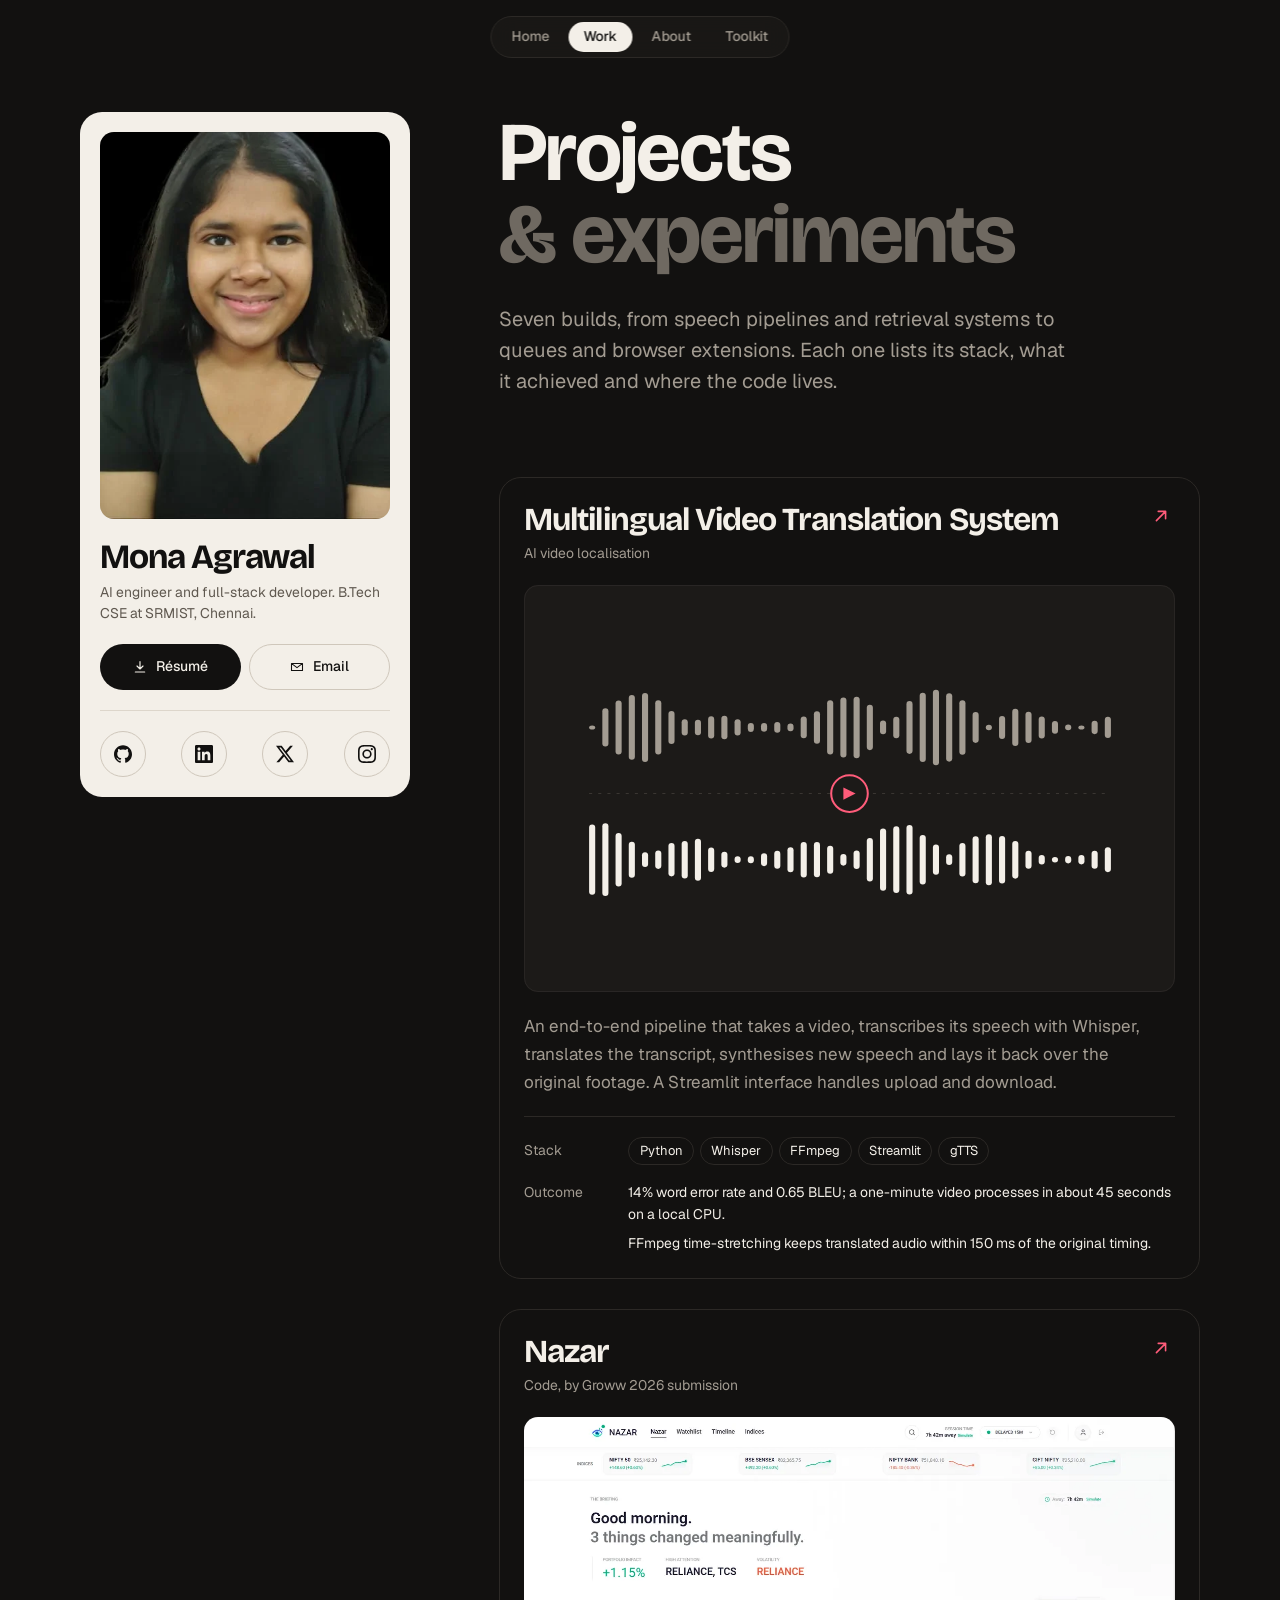
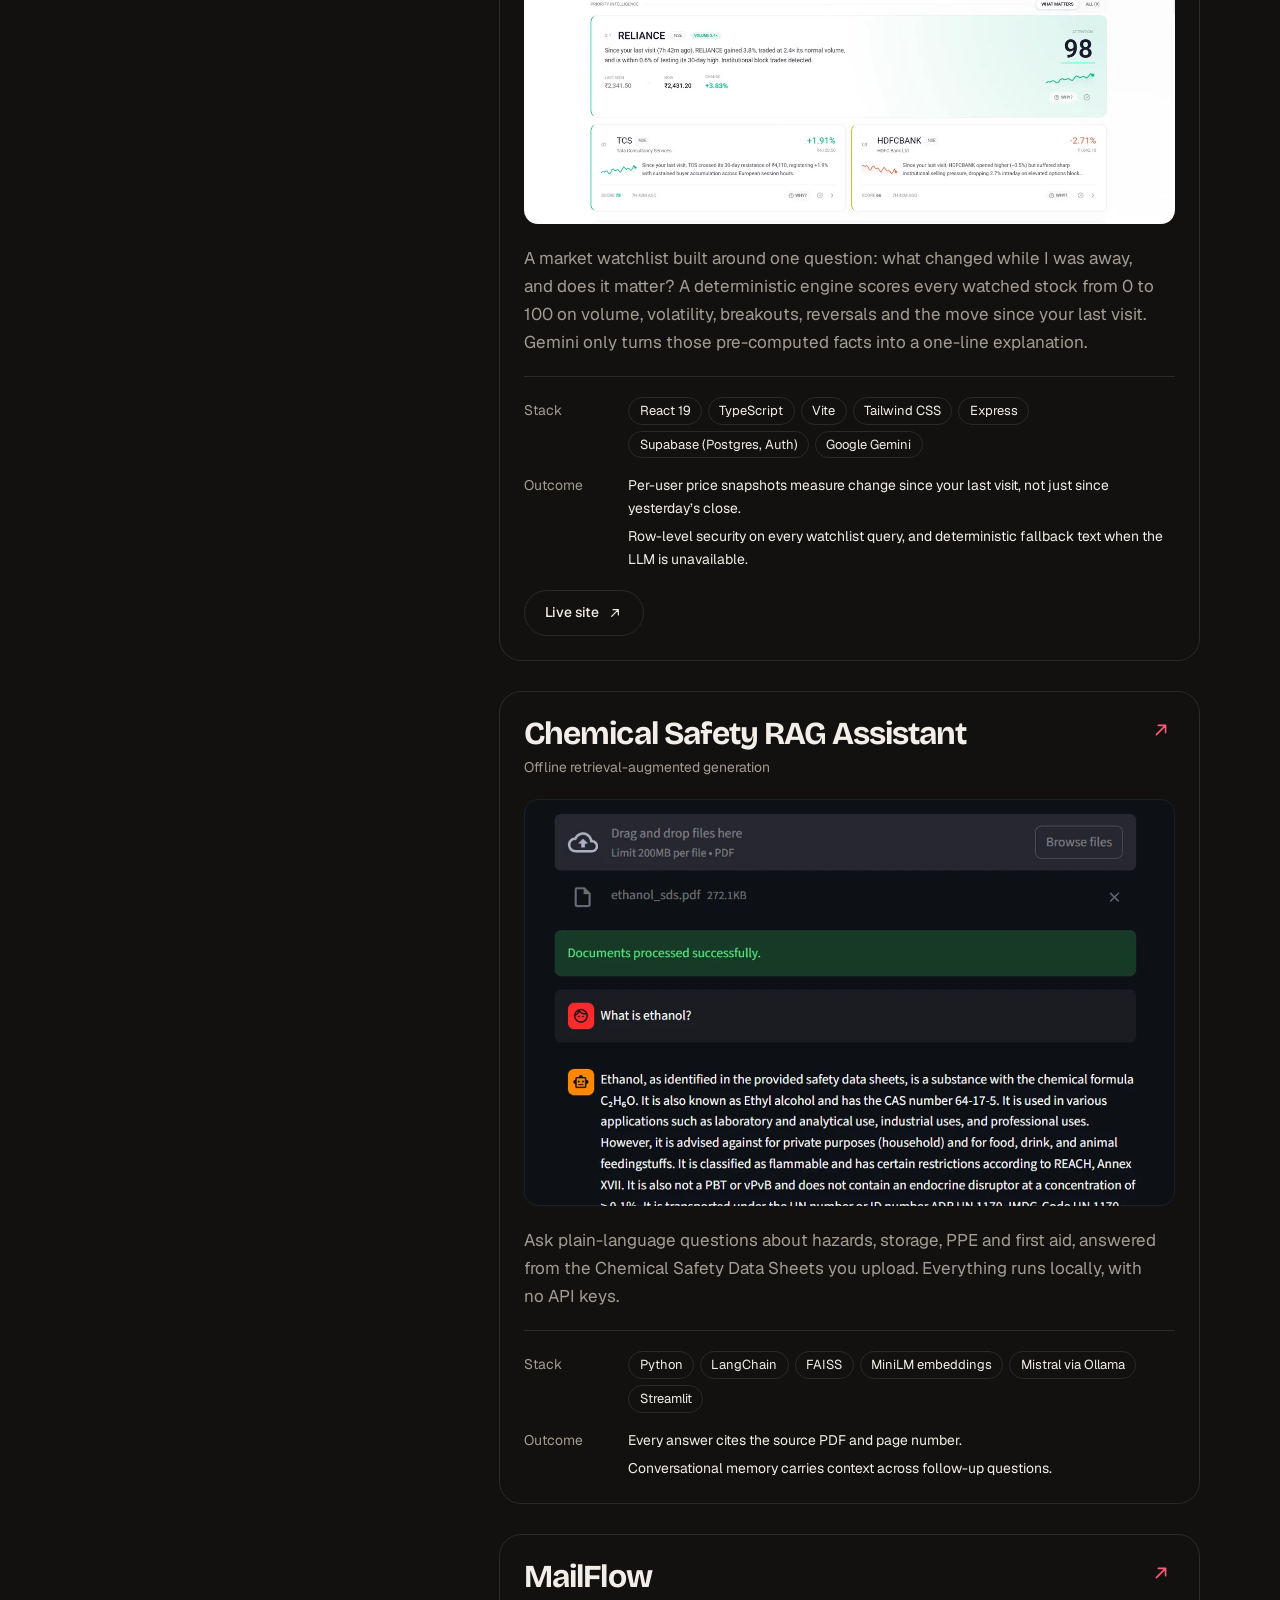
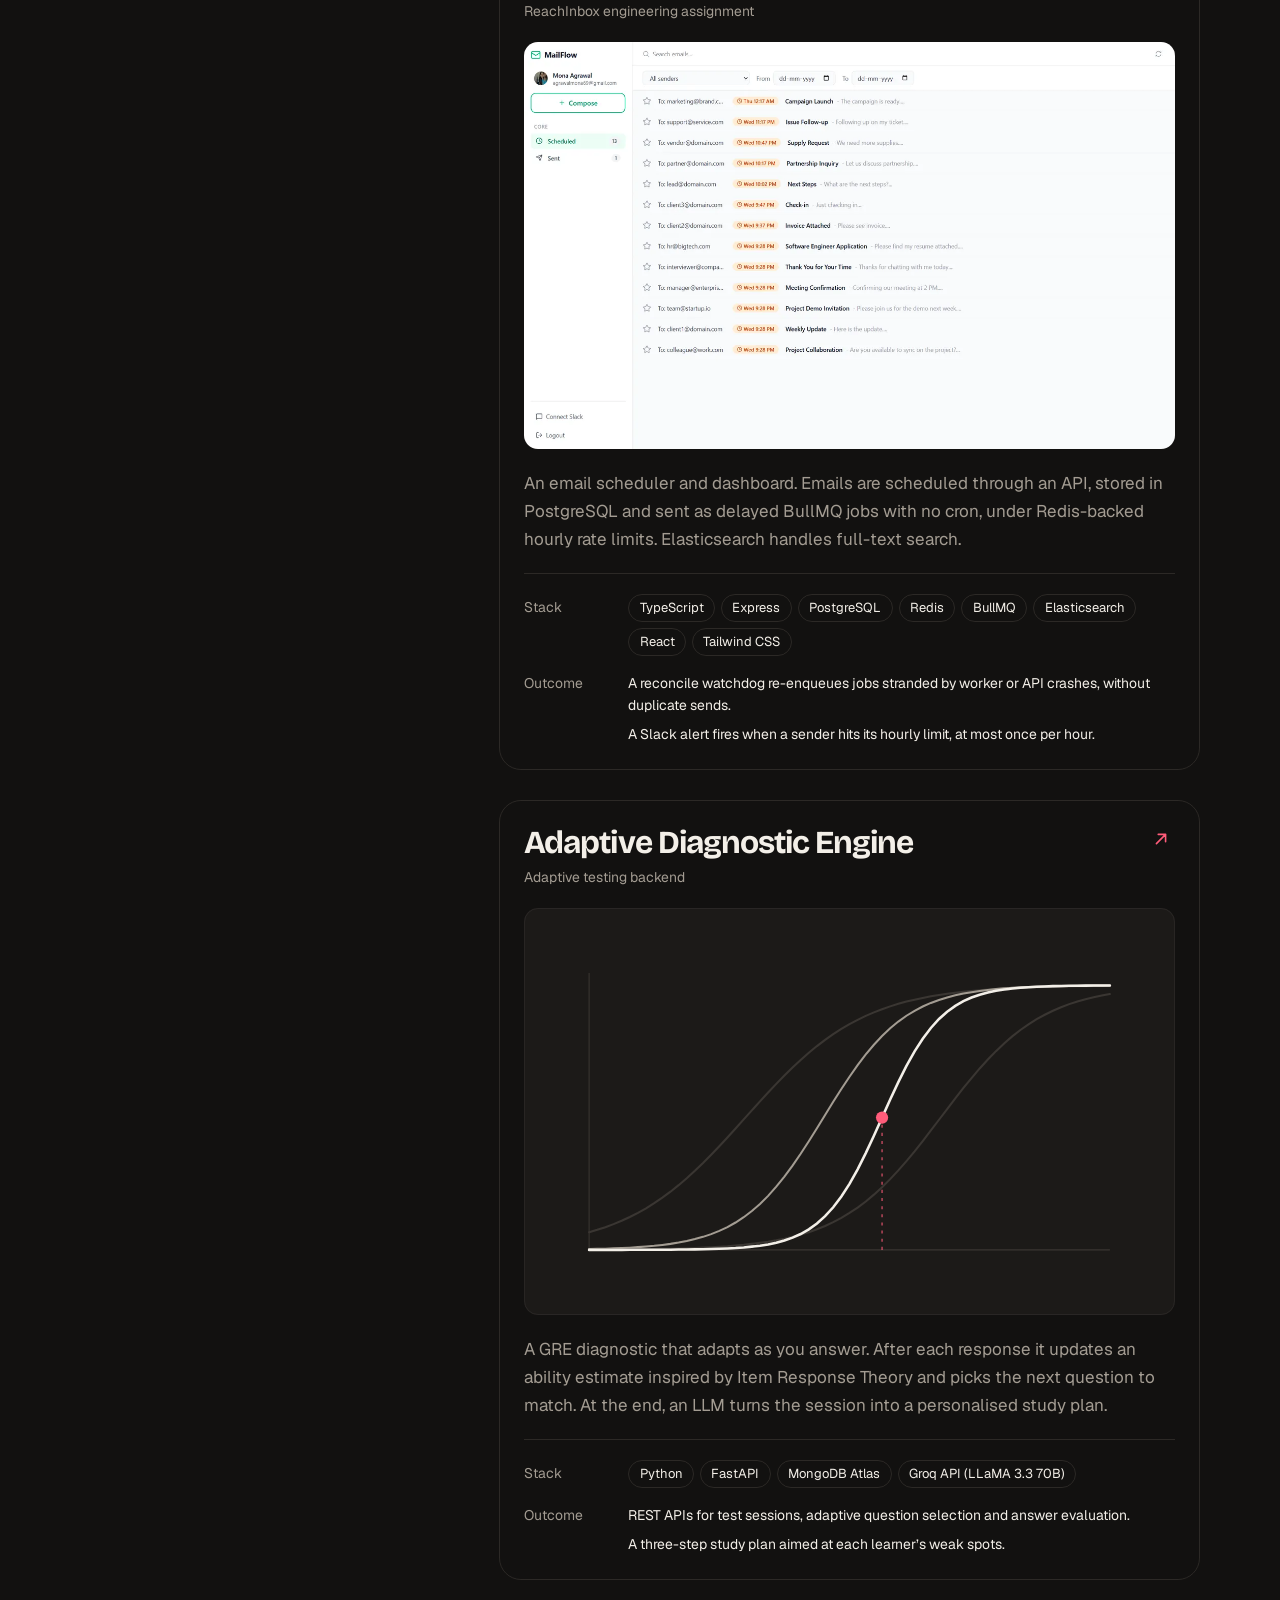
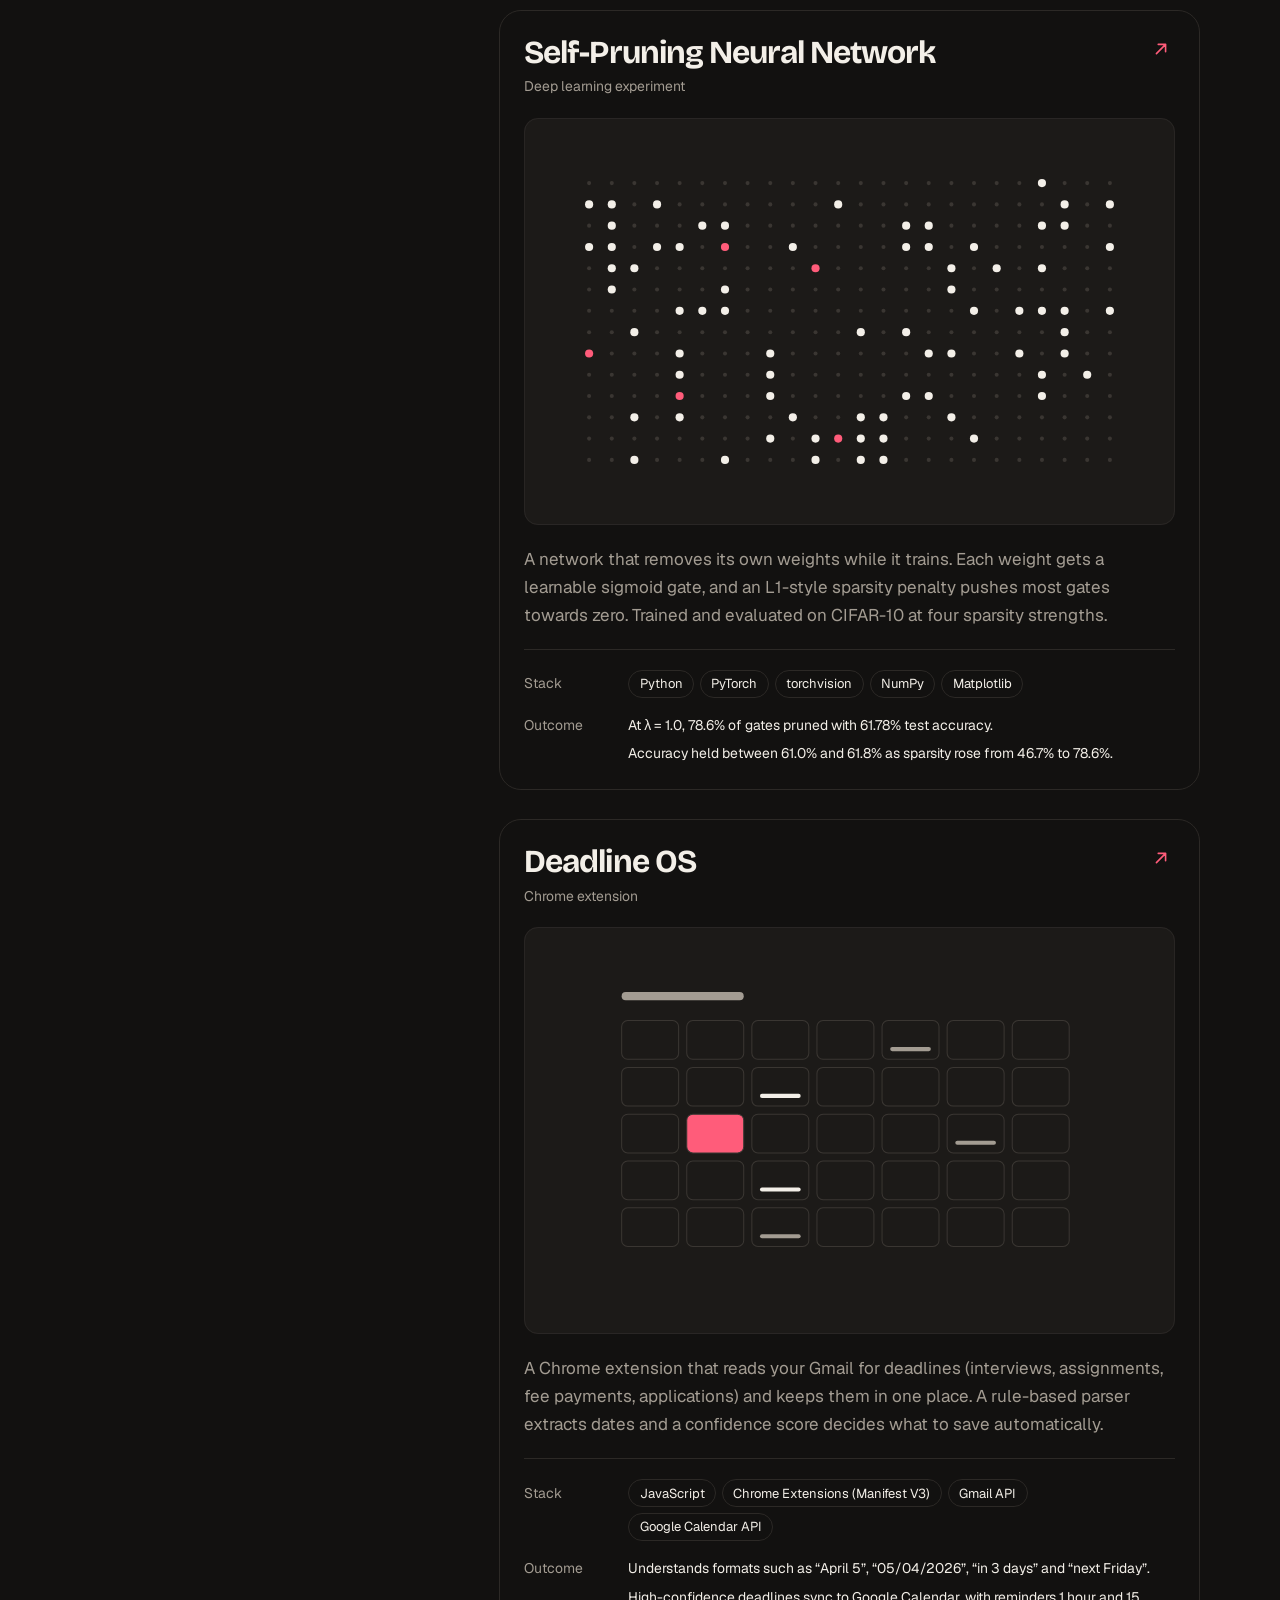
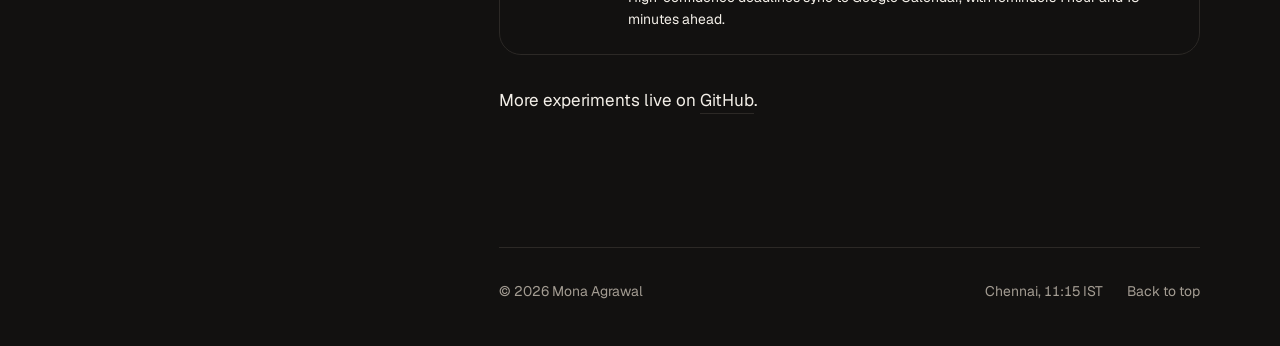
<file: projects.html>
<!doctype html>
<html lang="en">
<head>
  <meta charset="utf-8">
  <meta name="viewport" content="width=device-width, initial-scale=1">
  <title>Projects — Mona Agrawal</title>
  <meta name="description" content="Projects by Mona Agrawal: multilingual video translation, an offline RAG assistant, a market watchlist, an email scheduler and more.">
  <link rel="canonical" href="https://monaaportfolio.netlify.app/projects.html">
  <meta name="theme-color" content="#121110">
  <meta name="color-scheme" content="dark">

  <meta property="og:type" content="website">
  <meta property="og:site_name" content="Mona Agrawal">
  <meta property="og:title" content="Projects — Mona Agrawal">
  <meta property="og:description" content="AI pipelines, RAG systems and full-stack builds, with the numbers behind them.">
  <meta property="og:url" content="https://monaaportfolio.netlify.app/projects.html">
  <meta property="og:image" content="https://monaaportfolio.netlify.app/assets/img/og.png">
  <meta property="og:image:width" content="1200">
  <meta property="og:image:height" content="630">
  <meta property="og:image:alt" content="Mona Agrawal — AI engineer and full-stack developer">
  <meta name="twitter:card" content="summary_large_image">
  <meta name="twitter:title" content="Projects — Mona Agrawal">
  <meta name="twitter:description" content="AI pipelines, RAG systems and full-stack builds, with the numbers behind them.">
  <meta name="twitter:image" content="https://monaaportfolio.netlify.app/assets/img/og.png">

  <link rel="icon" href="assets/favicon.svg" type="image/svg+xml">
  <link rel="icon" href="assets/favicon-32.png" sizes="32x32" type="image/png">
  <link rel="apple-touch-icon" href="assets/apple-touch-icon.png">

  <link rel="preload" href="assets/fonts/bricolage-grotesque-latin.woff2" as="font" type="font/woff2" crossorigin>
  <link rel="preload" href="assets/fonts/geist-latin.woff2" as="font" type="font/woff2" crossorigin>
  <link rel="stylesheet" href="css/style.css">
  <script>document.documentElement.classList.add("js");setTimeout(function(){var r=document.documentElement;r.classList.add("is-ready");if(!window.monaMain)r.classList.remove("js")},2500);</script>
  <script src="vendor/lenis.min.js" defer></script>
  <script src="js/main.js" defer></script>
</head>
<body>
  <!-- Icon sprite, inlined so icons also render from file://. Brand glyphs: Simple Icons (CC0 1.0). UI glyphs: original. -->
  <svg class="sprite" aria-hidden="true" focusable="false">
    <symbol id="i-github" viewBox="0 0 24 24"><path fill="currentColor" d="M12 .297c-6.63 0-12 5.373-12 12 0 5.303 3.438 9.8 8.205 11.385.6.113.82-.258.82-.577 0-.285-.01-1.04-.015-2.04-3.338.724-4.042-1.61-4.042-1.61C4.422 18.07 3.633 17.7 3.633 17.7c-1.087-.744.084-.729.084-.729 1.205.084 1.838 1.236 1.838 1.236 1.07 1.835 2.809 1.305 3.495.998.108-.776.417-1.305.76-1.605-2.665-.3-5.466-1.332-5.466-5.93 0-1.31.465-2.38 1.235-3.22-.135-.303-.54-1.523.105-3.176 0 0 1.005-.322 3.3 1.23.96-.267 1.98-.399 3-.405 1.02.006 2.04.138 3 .405 2.28-1.552 3.285-1.23 3.285-1.23.645 1.653.24 2.873.12 3.176.765.84 1.23 1.91 1.23 3.22 0 4.61-2.805 5.625-5.475 5.92.42.36.81 1.096.81 2.22 0 1.606-.015 2.896-.015 3.286 0 .315.21.69.825.57C20.565 22.092 24 17.592 24 12.297c0-6.627-5.373-12-12-12"/></symbol>
    <symbol id="i-x" viewBox="0 0 24 24"><path fill="currentColor" d="M18.901 1.153h3.68l-8.04 9.19L24 22.846h-7.406l-5.8-7.584-6.638 7.584H.474l8.6-9.83L0 1.154h7.594l5.243 6.932ZM17.61 20.644h2.039L6.486 3.24H4.298Z"/></symbol>
    <symbol id="i-instagram" viewBox="0 0 24 24"><path fill="currentColor" d="M7.0301.084c-1.2768.0602-2.1487.264-2.911.5634-.7888.3075-1.4575.72-2.1228 1.3877-.6652.6677-1.075 1.3368-1.3802 2.127-.2954.7638-.4956 1.6365-.552 2.914-.0564 1.2775-.0689 1.6882-.0626 4.947.0062 3.2586.0206 3.6671.0825 4.9473.061 1.2765.264 2.1482.5635 2.9107.308.7889.72 1.4573 1.388 2.1228.6679.6655 1.3365 1.0743 2.1285 1.38.7632.295 1.6361.4961 2.9134.552 1.2773.056 1.6884.069 4.9462.0627 3.2578-.0062 3.668-.0207 4.9478-.0814 1.28-.0607 2.147-.2652 2.9098-.5633.7889-.3086 1.4578-.72 2.1228-1.3881.665-.6682 1.0745-1.3378 1.3795-2.1284.2957-.7632.4966-1.636.552-2.9124.056-1.2809.0692-1.6898.063-4.948-.0063-3.2583-.021-3.6668-.0817-4.9465-.0607-1.2797-.264-2.1487-.5633-2.9117-.3084-.7889-.72-1.4568-1.3876-2.1228C21.2982 1.33 20.628.9208 19.8378.6165 19.074.321 18.2017.1197 16.9244.0645 15.6471.0093 15.236-.005 11.977.0014 8.718.0076 8.31.0215 7.0301.0839m.1402 21.6932c-1.17-.0509-1.8053-.2453-2.2287-.408-.5606-.216-.96-.4771-1.3819-.895-.422-.4178-.6811-.8186-.9-1.378-.1644-.4234-.3624-1.058-.4171-2.228-.0595-1.2645-.072-1.6442-.079-4.848-.007-3.2037.0053-3.583.0607-4.848.05-1.169.2456-1.805.408-2.2282.216-.5613.4762-.96.895-1.3816.4188-.4217.8184-.6814 1.3783-.9003.423-.1651 1.0575-.3614 2.227-.4171 1.2655-.06 1.6447-.072 4.848-.079 3.2033-.007 3.5835.005 4.8495.0608 1.169.0508 1.8053.2445 2.228.408.5608.216.96.4754 1.3816.895.4217.4194.6816.8176.9005 1.3787.1653.4217.3617 1.056.4169 2.2263.0602 1.2655.0739 1.645.0796 4.848.0058 3.203-.0055 3.5834-.061 4.848-.051 1.17-.245 1.8055-.408 2.2294-.216.5604-.4763.96-.8954 1.3814-.419.4215-.8181.6811-1.3783.9-.4224.1649-1.0577.3617-2.2262.4174-1.2656.0595-1.6448.072-4.8493.079-3.2045.007-3.5825-.006-4.848-.0608M16.953 5.5864A1.44 1.44 0 1 0 18.39 4.144a1.44 1.44 0 0 0-1.437 1.4424M5.8385 12.012c.0067 3.4032 2.7706 6.1557 6.173 6.1493 3.4026-.0065 6.157-2.7701 6.1506-6.1733-.0065-3.4032-2.771-6.1565-6.174-6.1498-3.403.0067-6.156 2.771-6.1496 6.1738M8 12.0077a4 4 0 1 1 4.008 3.9921A3.9996 3.9996 0 0 1 8 12.0077"/></symbol>
    <symbol id="i-linkedin" viewBox="0 0 24 24"><path fill="currentColor" d="M20.447 20.452h-3.554v-5.569c0-1.328-.027-3.037-1.852-3.037-1.853 0-2.136 1.445-2.136 2.939v5.667H9.351V9h3.414v1.561h.046c.477-.9 1.637-1.85 3.37-1.85 3.601 0 4.267 2.37 4.267 5.455v6.286zM5.337 7.433c-1.144 0-2.063-.926-2.063-2.065 0-1.138.92-2.063 2.063-2.063 1.14 0 2.064.925 2.064 2.063 0 1.139-.925 2.065-2.064 2.065zm1.782 13.019H3.555V9h3.564v11.452zM22.225 0H1.771C.792 0 0 .774 0 1.729v20.542C0 23.227.792 24 1.771 24h20.451C23.2 24 24 23.227 24 22.271V1.729C24 .774 23.2 0 22.222 0h.003z"/></symbol>
    <symbol id="i-arrow" viewBox="0 0 24 24"><path d="M7 17 17 7M9 7h8v8" fill="none" stroke="currentColor" stroke-width="1.75" stroke-linecap="round" stroke-linejoin="round"/></symbol>
    <symbol id="i-download" viewBox="0 0 24 24"><path d="M12 4v11m0 0-4.5-4.5M12 15l4.5-4.5M5 19.5h14" fill="none" stroke="currentColor" stroke-width="1.75" stroke-linecap="round" stroke-linejoin="round"/></symbol>
    <symbol id="i-mail" viewBox="0 0 24 24"><path d="M3.75 6.75h16.5v10.5H3.75zM4 7l8 6 8-6" fill="none" stroke="currentColor" stroke-width="1.6" stroke-linejoin="round"/></symbol>
    <symbol id="i-copy" viewBox="0 0 24 24"><path d="M9 9h10.25v10.25H9zM15 9V4.75H4.75V15H9" fill="none" stroke="currentColor" stroke-width="1.6" stroke-linejoin="round"/></symbol>
    <symbol id="i-check" viewBox="0 0 24 24"><path d="m5 12.5 4.5 4.5L19 7.5" fill="none" stroke="currentColor" stroke-width="1.9" stroke-linecap="round" stroke-linejoin="round"/></symbol>
    <symbol id="i-spark" viewBox="0 0 24 24"><path d="M12 3c.6 4.6 2.4 6.4 7 7-4.6.6-6.4 2.4-7 7-.6-4.6-2.4-6.4-7-7 4.6-.6 6.4-2.4 7-7Z" fill="none" stroke="currentColor" stroke-width="1.5" stroke-linejoin="round"/><path d="M18.5 15.5c.2 1.6.9 2.3 2.5 2.5-1.6.2-2.3.9-2.5 2.5-.2-1.6-.9-2.3-2.5-2.5 1.6-.2 2.3-.9 2.5-2.5Z" fill="currentColor"/></symbol>
    <symbol id="i-layers" viewBox="0 0 24 24"><path d="m12 3.5 8.5 4.25L12 12 3.5 7.75zM3.5 12 12 16.25 20.5 12M3.5 16.25 12 20.5l8.5-4.25" fill="none" stroke="currentColor" stroke-width="1.5" stroke-linejoin="round"/></symbol>
  </svg>
  <a class="skip-link" href="#main">Skip to content</a>

  <nav class="dock" aria-label="Primary" data-load="dock">
    <a href="index.html">Home</a>
    <a href="projects.html" aria-current="page">Work</a>
    <a href="about.html">About</a>
    <a href="toolkit.html">Toolkit</a>
  </nav>

  <div class="shell">
    <aside class="aside" aria-label="Profile">
      <div class="card" data-load="card" style="--i:1">
        <div class="card__photo">
          <img src="assets/img/mona-portrait.webp" width="433" height="576" alt="Portrait of Mona Agrawal">
        </div>
        <div>
          <p class="card__name">Mona Agrawal</p>
          <p class="card__role">AI engineer and full-stack developer. B.Tech CSE at SRMIST, Chennai.</p>
        </div>
        <div class="card__actions">
          <a class="btn btn--solid" href="assets/docs/mona-agrawal-resume.pdf" download>
            <svg class="icon" aria-hidden="true"><use href="#i-download"></use></svg>Résumé
          </a>
          <a class="btn btn--line" href="mailto:mona.mk.agrawal@gmail.com">
            <svg class="icon" aria-hidden="true"><use href="#i-mail"></use></svg>Email
          </a>
        </div>
        <div class="card__social">
          <a href="https://github.com/Mona-Agrawall" aria-label="GitHub" rel="me noopener" target="_blank"><svg class="icon" aria-hidden="true"><use href="#i-github"></use></svg></a>
          <a href="https://www.linkedin.com/in/mona-agrawal-/" aria-label="LinkedIn" rel="me noopener" target="_blank"><svg class="icon" aria-hidden="true"><use href="#i-linkedin"></use></svg></a>
          <a href="https://x.com/Mona_Agrawall" aria-label="X (Twitter)" rel="me noopener" target="_blank"><svg class="icon" aria-hidden="true"><use href="#i-x"></use></svg></a>
          <a href="https://www.instagram.com/mona_agrawall/" aria-label="Instagram" rel="me noopener" target="_blank"><svg class="icon" aria-hidden="true"><use href="#i-instagram"></use></svg></a>
        </div>
      </div>
    </aside>

    <main id="main" tabindex="-1">
      <section class="section" aria-labelledby="page-title">
        <h1 class="display" id="page-title">
          <span data-line style="--i:0"><span>Projects</span></span>
          <span data-line class="dim" style="--i:1"><span>&amp; experiments</span></span>
        </h1>
        <p class="lead" data-load style="--i:3">Seven builds, from speech pipelines and retrieval systems to queues and browser extensions. Each one lists its stack, what it achieved and where the code lives.</p>

        <div class="projects">
          <article class="project" id="video-translation" data-reveal>
            <div class="project__card">
              <div class="project__head">
                <div>
                  <h2 class="project__title">Multilingual Video Translation System</h2>
                  <p class="project__context">AI video localisation</p>
                </div>
                <a class="project__open" href="https://github.com/Mona-Agrawall/multilingual-video-translation-system" target="_blank" rel="noopener noreferrer" aria-label="Open project: Multilingual Video Translation System on GitHub"><svg class="icon" aria-hidden="true"><use href="#i-arrow"></use></svg></a>
              </div>
              <div class="media">
                <img src="assets/img/cover-video-translation.svg" width="640" height="400" alt="Illustration: a source waveform translated into a new, re-timed waveform" loading="lazy">
              </div>
              <p class="project__summary">An end-to-end pipeline that takes a video, transcribes its speech with Whisper, translates the transcript, synthesises new speech and lays it back over the original footage. A Streamlit interface handles upload and download.</p>
              <dl class="project__facts">
                <div>
                  <dt>Stack</dt>
                  <dd><ul class="tags"><li>Python</li><li>Whisper</li><li>FFmpeg</li><li>Streamlit</li><li>gTTS</li></ul></dd>
                </div>
                <div>
                  <dt>Outcome</dt>
                  <dd>
                    <ul class="project__outcomes">
                      <li>14% word error rate and 0.65 BLEU; a one-minute video processes in about 45 seconds on a local CPU.</li>
                      <li>FFmpeg time-stretching keeps translated audio within 150 ms of the original timing.</li>
                    </ul>
                  </dd>
                </div>
              </dl>
            </div>
          </article>

          <article class="project" id="nazar" data-reveal>
            <div class="project__card">
              <div class="project__head">
                <div>
                  <h2 class="project__title">Nazar</h2>
                  <p class="project__context">Code, by Groww 2026 submission</p>
                </div>
                <a class="project__open" href="https://github.com/Mona-Agrawall/nazar" target="_blank" rel="noopener noreferrer" aria-label="Open project: Nazar on GitHub"><svg class="icon" aria-hidden="true"><use href="#i-arrow"></use></svg></a>
              </div>
              <div class="media">
                <img src="assets/img/nazar-1280.webp" srcset="assets/img/nazar-720.webp 720w, assets/img/nazar-1280.webp 1280w" sizes="(min-width: 1024px) 760px, 100vw" width="1280" height="800" alt="Nazar dashboard: a morning briefing listing three stocks that changed meaningfully, led by an attention score of 98" loading="lazy">
              </div>
              <p class="project__summary">A market watchlist built around one question: what changed while I was away, and does it matter? A deterministic engine scores every watched stock from 0 to 100 on volume, volatility, breakouts, reversals and the move since your last visit. Gemini only turns those pre-computed facts into a one-line explanation.</p>
              <dl class="project__facts">
                <div>
                  <dt>Stack</dt>
                  <dd><ul class="tags"><li>React 19</li><li>TypeScript</li><li>Vite</li><li>Tailwind CSS</li><li>Express</li><li>Supabase (Postgres, Auth)</li><li>Google Gemini</li></ul></dd>
                </div>
                <div>
                  <dt>Outcome</dt>
                  <dd>
                    <ul class="project__outcomes">
                      <li>Per-user price snapshots measure change since your last visit, not just since yesterday’s close.</li>
                      <li>Row-level security on every watchlist query, and deterministic fallback text when the LLM is unavailable.</li>
                    </ul>
                  </dd>
                </div>
              </dl>
              <div class="project__links">
                <a class="btn btn--ghost" href="https://groww-pulse-iota.vercel.app/" target="_blank" rel="noopener noreferrer">Live site<svg class="icon" aria-hidden="true"><use href="#i-arrow"></use></svg></a>
              </div>
            </div>
          </article>

          <article class="project" id="chemical-rag" data-reveal>
            <div class="project__card">
              <div class="project__head">
                <div>
                  <h2 class="project__title">Chemical Safety RAG Assistant</h2>
                  <p class="project__context">Offline retrieval-augmented generation</p>
                </div>
                <a class="project__open" href="https://github.com/Mona-Agrawall/chemical-safety-rag-assistant" target="_blank" rel="noopener noreferrer" aria-label="Open project: Chemical Safety RAG Assistant on GitHub"><svg class="icon" aria-hidden="true"><use href="#i-arrow"></use></svg></a>
              </div>
              <div class="media">
                <img src="assets/img/chemical-rag-1280.webp" srcset="assets/img/chemical-rag-720.webp 720w, assets/img/chemical-rag-1280.webp 1280w" sizes="(min-width: 1024px) 760px, 100vw" width="1280" height="800" alt="Chemical Safety Assistant interface: an uploaded safety data sheet and an answer to the question “What is ethanol?”" loading="lazy">
              </div>
              <p class="project__summary">Ask plain-language questions about hazards, storage, PPE and first aid, answered from the Chemical Safety Data Sheets you upload. Everything runs locally, with no API keys.</p>
              <dl class="project__facts">
                <div>
                  <dt>Stack</dt>
                  <dd><ul class="tags"><li>Python</li><li>LangChain</li><li>FAISS</li><li>MiniLM embeddings</li><li>Mistral via Ollama</li><li>Streamlit</li></ul></dd>
                </div>
                <div>
                  <dt>Outcome</dt>
                  <dd>
                    <ul class="project__outcomes">
                      <li>Every answer cites the source PDF and page number.</li>
                      <li>Conversational memory carries context across follow-up questions.</li>
                    </ul>
                  </dd>
                </div>
              </dl>
            </div>
          </article>

          <article class="project" id="mailflow" data-reveal>
            <div class="project__card">
              <div class="project__head">
                <div>
                  <h2 class="project__title">MailFlow</h2>
                  <p class="project__context">ReachInbox engineering assignment</p>
                </div>
                <a class="project__open" href="https://github.com/Mona-Agrawall/mailflow-email-scheduler" target="_blank" rel="noopener noreferrer" aria-label="Open project: MailFlow on GitHub"><svg class="icon" aria-hidden="true"><use href="#i-arrow"></use></svg></a>
              </div>
              <div class="media">
                <img src="assets/img/mailflow-1280.webp" srcset="assets/img/mailflow-720.webp 720w, assets/img/mailflow-1280.webp 1280w" sizes="(min-width: 1024px) 760px, 100vw" width="1280" height="800" alt="MailFlow dashboard listing scheduled emails with send times" loading="lazy">
              </div>
              <p class="project__summary">An email scheduler and dashboard. Emails are scheduled through an API, stored in PostgreSQL and sent as delayed BullMQ jobs with no cron, under Redis-backed hourly rate limits. Elasticsearch handles full-text search.</p>
              <dl class="project__facts">
                <div>
                  <dt>Stack</dt>
                  <dd><ul class="tags"><li>TypeScript</li><li>Express</li><li>PostgreSQL</li><li>Redis</li><li>BullMQ</li><li>Elasticsearch</li><li>React</li><li>Tailwind CSS</li></ul></dd>
                </div>
                <div>
                  <dt>Outcome</dt>
                  <dd>
                    <ul class="project__outcomes">
                      <li>A reconcile watchdog re-enqueues jobs stranded by worker or API crashes, without duplicate sends.</li>
                      <li>A Slack alert fires when a sender hits its hourly limit, at most once per hour.</li>
                    </ul>
                  </dd>
                </div>
              </dl>
            </div>
          </article>

          <article class="project" id="adaptive-engine" data-reveal>
            <div class="project__card">
              <div class="project__head">
                <div>
                  <h2 class="project__title">Adaptive Diagnostic Engine</h2>
                  <p class="project__context">Adaptive testing backend</p>
                </div>
                <a class="project__open" href="https://github.com/Mona-Agrawall/adaptive-diagnostic-engine" target="_blank" rel="noopener noreferrer" aria-label="Open project: Adaptive Diagnostic Engine on GitHub"><svg class="icon" aria-hidden="true"><use href="#i-arrow"></use></svg></a>
              </div>
              <div class="media">
                <img src="assets/img/cover-adaptive-engine.svg" width="640" height="400" alt="Illustration: item response curves with the learner’s estimated ability marked" loading="lazy">
              </div>
              <p class="project__summary">A GRE diagnostic that adapts as you answer. After each response it updates an ability estimate inspired by Item Response Theory and picks the next question to match. At the end, an LLM turns the session into a personalised study plan.</p>
              <dl class="project__facts">
                <div>
                  <dt>Stack</dt>
                  <dd><ul class="tags"><li>Python</li><li>FastAPI</li><li>MongoDB Atlas</li><li>Groq API (LLaMA 3.3 70B)</li></ul></dd>
                </div>
                <div>
                  <dt>Outcome</dt>
                  <dd>
                    <ul class="project__outcomes">
                      <li>REST APIs for test sessions, adaptive question selection and answer evaluation.</li>
                      <li>A three-step study plan aimed at each learner’s weak spots.</li>
                    </ul>
                  </dd>
                </div>
              </dl>
            </div>
          </article>

          <article class="project" id="self-pruning" data-reveal>
            <div class="project__card">
              <div class="project__head">
                <div>
                  <h2 class="project__title">Self-Pruning Neural Network</h2>
                  <p class="project__context">Deep learning experiment</p>
                </div>
                <a class="project__open" href="https://github.com/Mona-Agrawall/self-pruning-neural-network" target="_blank" rel="noopener noreferrer" aria-label="Open project: Self-Pruning Neural Network on GitHub"><svg class="icon" aria-hidden="true"><use href="#i-arrow"></use></svg></a>
              </div>
              <div class="media">
                <img src="assets/img/cover-self-pruning.svg" width="640" height="400" alt="Illustration: a grid of connections where most have been pruned away" loading="lazy">
              </div>
              <p class="project__summary">A network that removes its own weights while it trains. Each weight gets a learnable sigmoid gate, and an L1-style sparsity penalty pushes most gates towards zero. Trained and evaluated on CIFAR-10 at four sparsity strengths.</p>
              <dl class="project__facts">
                <div>
                  <dt>Stack</dt>
                  <dd><ul class="tags"><li>Python</li><li>PyTorch</li><li>torchvision</li><li>NumPy</li><li>Matplotlib</li></ul></dd>
                </div>
                <div>
                  <dt>Outcome</dt>
                  <dd>
                    <ul class="project__outcomes">
                      <li>At λ = 1.0, 78.6% of gates pruned with 61.78% test accuracy.</li>
                      <li>Accuracy held between 61.0% and 61.8% as sparsity rose from 46.7% to 78.6%.</li>
                    </ul>
                  </dd>
                </div>
              </dl>
            </div>
          </article>

          <article class="project" id="deadline-os" data-reveal>
            <div class="project__card">
              <div class="project__head">
                <div>
                  <h2 class="project__title">Deadline OS</h2>
                  <p class="project__context">Chrome extension</p>
                </div>
                <a class="project__open" href="https://github.com/Mona-Agrawall/deadline-os" target="_blank" rel="noopener noreferrer" aria-label="Open project: Deadline OS on GitHub"><svg class="icon" aria-hidden="true"><use href="#i-arrow"></use></svg></a>
              </div>
              <div class="media">
                <img src="assets/img/cover-deadline-os.svg" width="640" height="400" alt="Illustration: a month calendar with detected deadlines marked" loading="lazy">
              </div>
              <p class="project__summary">A Chrome extension that reads your Gmail for deadlines (interviews, assignments, fee payments, applications) and keeps them in one place. A rule-based parser extracts dates and a confidence score decides what to save automatically.</p>
              <dl class="project__facts">
                <div>
                  <dt>Stack</dt>
                  <dd><ul class="tags"><li>JavaScript</li><li>Chrome Extensions (Manifest V3)</li><li>Gmail API</li><li>Google Calendar API</li></ul></dd>
                </div>
                <div>
                  <dt>Outcome</dt>
                  <dd>
                    <ul class="project__outcomes">
                      <li>Understands formats such as “April 5”, “05/04/2026”, “in 3 days” and “next Friday”.</li>
                      <li>High-confidence deadlines sync to Google Calendar, with reminders 1 hour and 15 minutes ahead.</li>
                    </ul>
                  </dd>
                </div>
              </dl>
            </div>
          </article>
        </div>

        <p class="section__foot" data-reveal>More experiments live on <a class="link" href="https://github.com/Mona-Agrawall" target="_blank" rel="noopener">GitHub</a>.</p>
      </section>

      <footer class="footer">
        <p>© <span data-year>2026</span> Mona Agrawal</p>
        <div class="footer__meta">
          <p>Chennai<span data-clock hidden>, <time></time> IST</span></p>
          <a class="link link--quiet" href="#main">Back to top</a>
        </div>
      </footer>
    </main>
  </div>
</body>
</html>
</file>
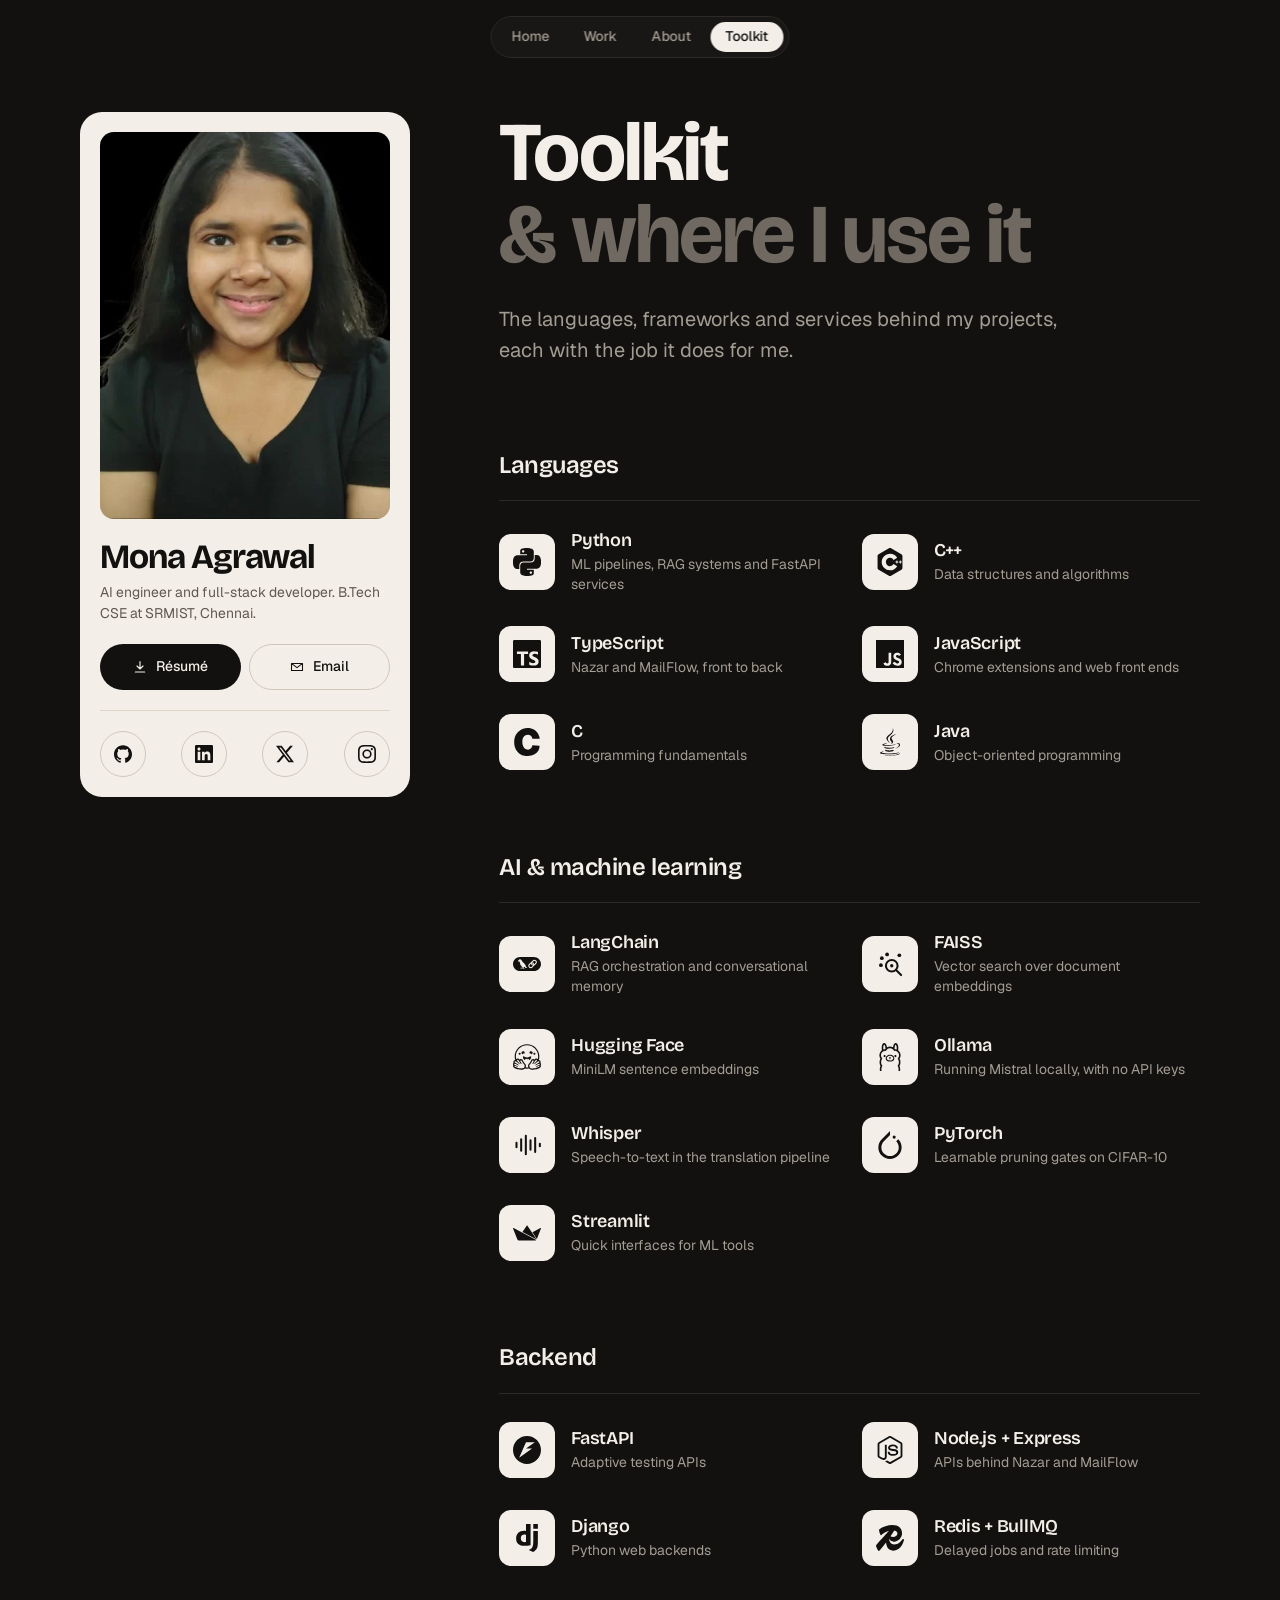
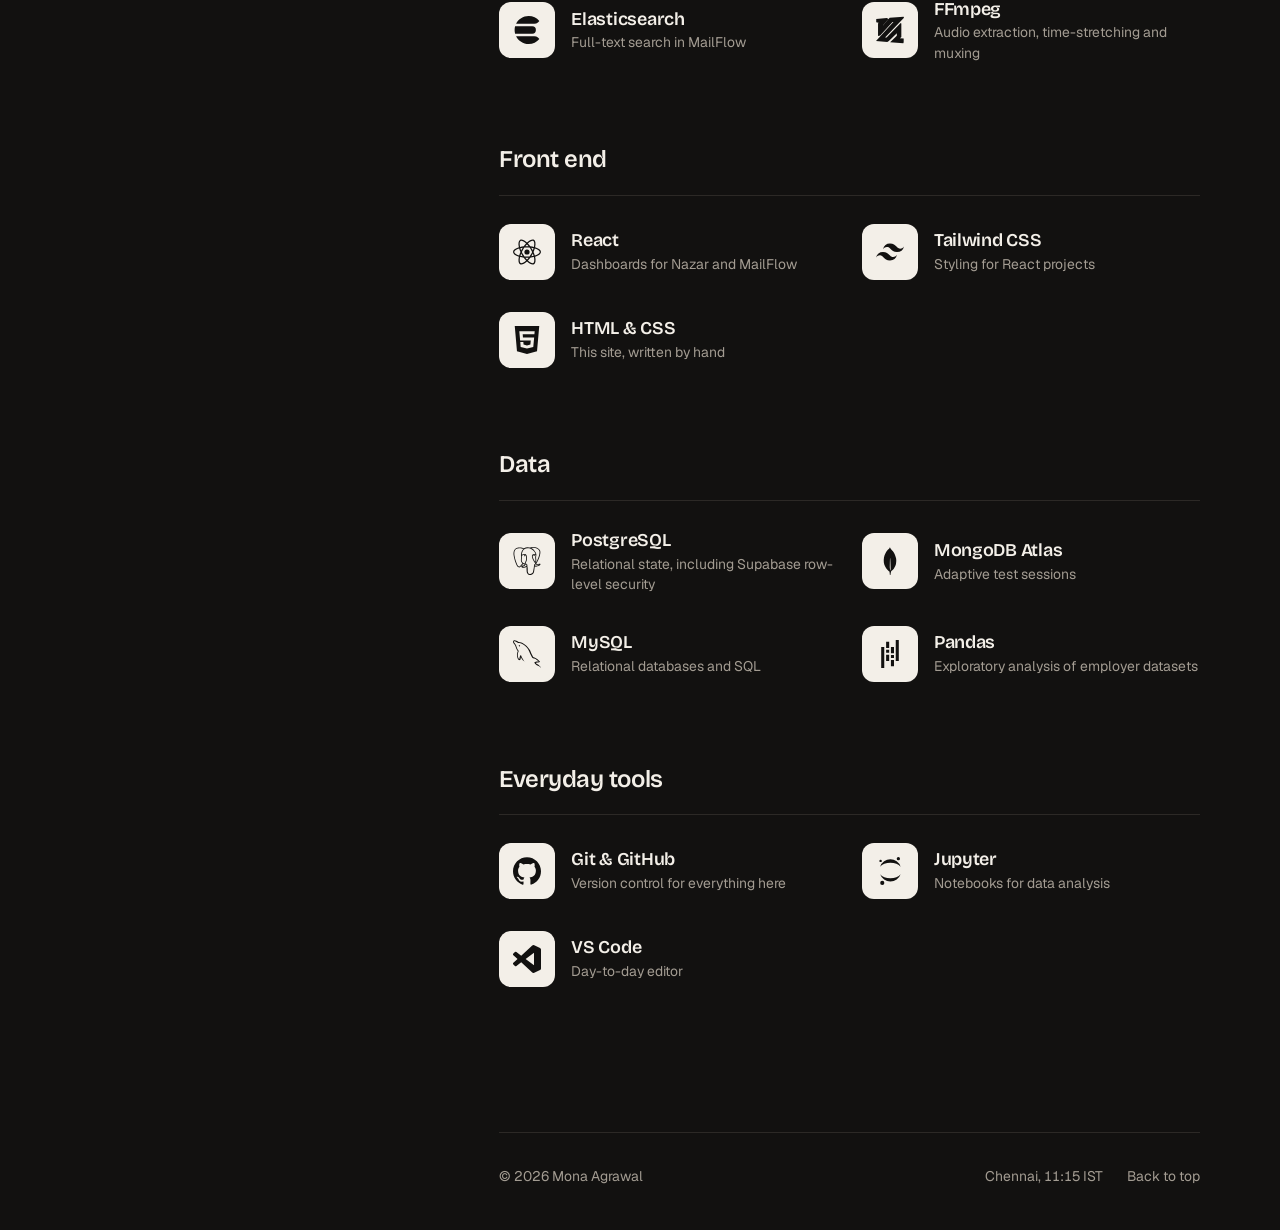
<file: toolkit.html>
<!doctype html>
<html lang="en">
<head>
  <meta charset="utf-8">
  <meta name="viewport" content="width=device-width, initial-scale=1">
  <title>Toolkit — Mona Agrawal</title>
  <meta name="description" content="The tools Mona Agrawal works with, from LangChain, FAISS and Whisper to FastAPI, Express, Redis and React.">
  <link rel="canonical" href="https://monaaportfolio.netlify.app/toolkit.html">
  <meta name="theme-color" content="#121110">
  <meta name="color-scheme" content="dark">

  <meta property="og:type" content="website">
  <meta property="og:site_name" content="Mona Agrawal">
  <meta property="og:title" content="Toolkit — Mona Agrawal">
  <meta property="og:description" content="The tools Mona Agrawal works with, from LangChain, FAISS and Whisper to FastAPI, Express, Redis and React.">
  <meta property="og:url" content="https://monaaportfolio.netlify.app/toolkit.html">
  <meta property="og:image" content="https://monaaportfolio.netlify.app/assets/img/og.png">
  <meta property="og:image:width" content="1200">
  <meta property="og:image:height" content="630">
  <meta property="og:image:alt" content="Mona Agrawal — AI engineer and full-stack developer">
  <meta name="twitter:card" content="summary_large_image">
  <meta name="twitter:title" content="Toolkit — Mona Agrawal">
  <meta name="twitter:description" content="The tools Mona Agrawal works with, from LangChain, FAISS and Whisper to FastAPI, Express, Redis and React.">
  <meta name="twitter:image" content="https://monaaportfolio.netlify.app/assets/img/og.png">

  <link rel="icon" href="assets/favicon.svg" type="image/svg+xml">
  <link rel="icon" href="assets/favicon-32.png" sizes="32x32" type="image/png">
  <link rel="apple-touch-icon" href="assets/apple-touch-icon.png">

  <link rel="preload" href="assets/fonts/bricolage-grotesque-latin.woff2" as="font" type="font/woff2" crossorigin>
  <link rel="preload" href="assets/fonts/geist-latin.woff2" as="font" type="font/woff2" crossorigin>
  <link rel="stylesheet" href="css/style.css">
  <script>document.documentElement.classList.add("js");setTimeout(function(){var r=document.documentElement;r.classList.add("is-ready");if(!window.monaMain)r.classList.remove("js")},2500);</script>
  <script src="vendor/lenis.min.js" defer></script>
  <script src="js/main.js" defer></script>
</head>
<body>
  <!-- Icon sprite, inlined so icons also render from file://. Brand glyphs: Simple Icons (CC0 1.0). UI glyphs: original. -->
  <svg class="sprite" aria-hidden="true" focusable="false">
    <symbol id="i-github" viewBox="0 0 24 24"><path fill="currentColor" d="M12 .297c-6.63 0-12 5.373-12 12 0 5.303 3.438 9.8 8.205 11.385.6.113.82-.258.82-.577 0-.285-.01-1.04-.015-2.04-3.338.724-4.042-1.61-4.042-1.61C4.422 18.07 3.633 17.7 3.633 17.7c-1.087-.744.084-.729.084-.729 1.205.084 1.838 1.236 1.838 1.236 1.07 1.835 2.809 1.305 3.495.998.108-.776.417-1.305.76-1.605-2.665-.3-5.466-1.332-5.466-5.93 0-1.31.465-2.38 1.235-3.22-.135-.303-.54-1.523.105-3.176 0 0 1.005-.322 3.3 1.23.96-.267 1.98-.399 3-.405 1.02.006 2.04.138 3 .405 2.28-1.552 3.285-1.23 3.285-1.23.645 1.653.24 2.873.12 3.176.765.84 1.23 1.91 1.23 3.22 0 4.61-2.805 5.625-5.475 5.92.42.36.81 1.096.81 2.22 0 1.606-.015 2.896-.015 3.286 0 .315.21.69.825.57C20.565 22.092 24 17.592 24 12.297c0-6.627-5.373-12-12-12"/></symbol>
    <symbol id="i-x" viewBox="0 0 24 24"><path fill="currentColor" d="M18.901 1.153h3.68l-8.04 9.19L24 22.846h-7.406l-5.8-7.584-6.638 7.584H.474l8.6-9.83L0 1.154h7.594l5.243 6.932ZM17.61 20.644h2.039L6.486 3.24H4.298Z"/></symbol>
    <symbol id="i-instagram" viewBox="0 0 24 24"><path fill="currentColor" d="M7.0301.084c-1.2768.0602-2.1487.264-2.911.5634-.7888.3075-1.4575.72-2.1228 1.3877-.6652.6677-1.075 1.3368-1.3802 2.127-.2954.7638-.4956 1.6365-.552 2.914-.0564 1.2775-.0689 1.6882-.0626 4.947.0062 3.2586.0206 3.6671.0825 4.9473.061 1.2765.264 2.1482.5635 2.9107.308.7889.72 1.4573 1.388 2.1228.6679.6655 1.3365 1.0743 2.1285 1.38.7632.295 1.6361.4961 2.9134.552 1.2773.056 1.6884.069 4.9462.0627 3.2578-.0062 3.668-.0207 4.9478-.0814 1.28-.0607 2.147-.2652 2.9098-.5633.7889-.3086 1.4578-.72 2.1228-1.3881.665-.6682 1.0745-1.3378 1.3795-2.1284.2957-.7632.4966-1.636.552-2.9124.056-1.2809.0692-1.6898.063-4.948-.0063-3.2583-.021-3.6668-.0817-4.9465-.0607-1.2797-.264-2.1487-.5633-2.9117-.3084-.7889-.72-1.4568-1.3876-2.1228C21.2982 1.33 20.628.9208 19.8378.6165 19.074.321 18.2017.1197 16.9244.0645 15.6471.0093 15.236-.005 11.977.0014 8.718.0076 8.31.0215 7.0301.0839m.1402 21.6932c-1.17-.0509-1.8053-.2453-2.2287-.408-.5606-.216-.96-.4771-1.3819-.895-.422-.4178-.6811-.8186-.9-1.378-.1644-.4234-.3624-1.058-.4171-2.228-.0595-1.2645-.072-1.6442-.079-4.848-.007-3.2037.0053-3.583.0607-4.848.05-1.169.2456-1.805.408-2.2282.216-.5613.4762-.96.895-1.3816.4188-.4217.8184-.6814 1.3783-.9003.423-.1651 1.0575-.3614 2.227-.4171 1.2655-.06 1.6447-.072 4.848-.079 3.2033-.007 3.5835.005 4.8495.0608 1.169.0508 1.8053.2445 2.228.408.5608.216.96.4754 1.3816.895.4217.4194.6816.8176.9005 1.3787.1653.4217.3617 1.056.4169 2.2263.0602 1.2655.0739 1.645.0796 4.848.0058 3.203-.0055 3.5834-.061 4.848-.051 1.17-.245 1.8055-.408 2.2294-.216.5604-.4763.96-.8954 1.3814-.419.4215-.8181.6811-1.3783.9-.4224.1649-1.0577.3617-2.2262.4174-1.2656.0595-1.6448.072-4.8493.079-3.2045.007-3.5825-.006-4.848-.0608M16.953 5.5864A1.44 1.44 0 1 0 18.39 4.144a1.44 1.44 0 0 0-1.437 1.4424M5.8385 12.012c.0067 3.4032 2.7706 6.1557 6.173 6.1493 3.4026-.0065 6.157-2.7701 6.1506-6.1733-.0065-3.4032-2.771-6.1565-6.174-6.1498-3.403.0067-6.156 2.771-6.1496 6.1738M8 12.0077a4 4 0 1 1 4.008 3.9921A3.9996 3.9996 0 0 1 8 12.0077"/></symbol>
    <symbol id="i-linkedin" viewBox="0 0 24 24"><path fill="currentColor" d="M20.447 20.452h-3.554v-5.569c0-1.328-.027-3.037-1.852-3.037-1.853 0-2.136 1.445-2.136 2.939v5.667H9.351V9h3.414v1.561h.046c.477-.9 1.637-1.85 3.37-1.85 3.601 0 4.267 2.37 4.267 5.455v6.286zM5.337 7.433c-1.144 0-2.063-.926-2.063-2.065 0-1.138.92-2.063 2.063-2.063 1.14 0 2.064.925 2.064 2.063 0 1.139-.925 2.065-2.064 2.065zm1.782 13.019H3.555V9h3.564v11.452zM22.225 0H1.771C.792 0 0 .774 0 1.729v20.542C0 23.227.792 24 1.771 24h20.451C23.2 24 24 23.227 24 22.271V1.729C24 .774 23.2 0 22.222 0h.003z"/></symbol>
    <symbol id="i-arrow" viewBox="0 0 24 24"><path d="M7 17 17 7M9 7h8v8" fill="none" stroke="currentColor" stroke-width="1.75" stroke-linecap="round" stroke-linejoin="round"/></symbol>
    <symbol id="i-download" viewBox="0 0 24 24"><path d="M12 4v11m0 0-4.5-4.5M12 15l4.5-4.5M5 19.5h14" fill="none" stroke="currentColor" stroke-width="1.75" stroke-linecap="round" stroke-linejoin="round"/></symbol>
    <symbol id="i-mail" viewBox="0 0 24 24"><path d="M3.75 6.75h16.5v10.5H3.75zM4 7l8 6 8-6" fill="none" stroke="currentColor" stroke-width="1.6" stroke-linejoin="round"/></symbol>
    <symbol id="i-copy" viewBox="0 0 24 24"><path d="M9 9h10.25v10.25H9zM15 9V4.75H4.75V15H9" fill="none" stroke="currentColor" stroke-width="1.6" stroke-linejoin="round"/></symbol>
    <symbol id="i-check" viewBox="0 0 24 24"><path d="m5 12.5 4.5 4.5L19 7.5" fill="none" stroke="currentColor" stroke-width="1.9" stroke-linecap="round" stroke-linejoin="round"/></symbol>
    <symbol id="i-spark" viewBox="0 0 24 24"><path d="M12 3c.6 4.6 2.4 6.4 7 7-4.6.6-6.4 2.4-7 7-.6-4.6-2.4-6.4-7-7 4.6-.6 6.4-2.4 7-7Z" fill="none" stroke="currentColor" stroke-width="1.5" stroke-linejoin="round"/><path d="M18.5 15.5c.2 1.6.9 2.3 2.5 2.5-1.6.2-2.3.9-2.5 2.5-.2-1.6-.9-2.3-2.5-2.5 1.6-.2 2.3-.9 2.5-2.5Z" fill="currentColor"/></symbol>
    <symbol id="i-layers" viewBox="0 0 24 24"><path d="m12 3.5 8.5 4.25L12 12 3.5 7.75zM3.5 12 12 16.25 20.5 12M3.5 16.25 12 20.5l8.5-4.25" fill="none" stroke="currentColor" stroke-width="1.5" stroke-linejoin="round"/></symbol>
  </svg>
  <a class="skip-link" href="#main">Skip to content</a>

  <nav class="dock" aria-label="Primary" data-load="dock">
    <a href="index.html">Home</a>
    <a href="projects.html">Work</a>
    <a href="about.html">About</a>
    <a href="toolkit.html" aria-current="page">Toolkit</a>
  </nav>

  <div class="shell">
    <aside class="aside" aria-label="Profile">
      <div class="card" data-load="card" style="--i:1">
        <div class="card__photo">
          <img src="assets/img/mona-portrait.webp" width="433" height="576" alt="Portrait of Mona Agrawal">
        </div>
        <div>
          <p class="card__name">Mona Agrawal</p>
          <p class="card__role">AI engineer and full-stack developer. B.Tech CSE at SRMIST, Chennai.</p>
        </div>
        <div class="card__actions">
          <a class="btn btn--solid" href="assets/docs/mona-agrawal-resume.pdf" download>
            <svg class="icon" aria-hidden="true"><use href="#i-download"></use></svg>Résumé
          </a>
          <a class="btn btn--line" href="mailto:mona.mk.agrawal@gmail.com">
            <svg class="icon" aria-hidden="true"><use href="#i-mail"></use></svg>Email
          </a>
        </div>
        <div class="card__social">
          <a href="https://github.com/Mona-Agrawall" aria-label="GitHub" rel="me noopener" target="_blank"><svg class="icon" aria-hidden="true"><use href="#i-github"></use></svg></a>
          <a href="https://www.linkedin.com/in/mona-agrawal-/" aria-label="LinkedIn" rel="me noopener" target="_blank"><svg class="icon" aria-hidden="true"><use href="#i-linkedin"></use></svg></a>
          <a href="https://x.com/Mona_Agrawall" aria-label="X (Twitter)" rel="me noopener" target="_blank"><svg class="icon" aria-hidden="true"><use href="#i-x"></use></svg></a>
          <a href="https://www.instagram.com/mona_agrawall/" aria-label="Instagram" rel="me noopener" target="_blank"><svg class="icon" aria-hidden="true"><use href="#i-instagram"></use></svg></a>
        </div>
      </div>
    </aside>

    <main id="main" tabindex="-1">
      <section class="section" aria-labelledby="page-title">
        <h1 class="display" id="page-title">
          <span data-line style="--i:0"><span>Toolkit</span></span>
          <span data-line class="dim" style="--i:1"><span>&amp; where I use it</span></span>
        </h1>
        <p class="lead" data-load style="--i:3">The languages, frameworks and services behind my projects, each with the job it does for me.</p>

        <div class="toolgroups">
          <section class="toolgroup" data-reveal aria-labelledby="tg-0">
            <h2 class="toolgroup__title" id="tg-0">Languages</h2>
            <ul class="tools">
            <li class="tool"><span class="tool__mark" aria-hidden="true"><img src="assets/icons/python.svg" width="28" height="28" alt="" loading="lazy"></span><div><p class="tool__name">Python</p><p class="tool__use">ML pipelines, RAG systems and FastAPI services</p></div></li>
            <li class="tool"><span class="tool__mark" aria-hidden="true"><img src="assets/icons/cplusplus.svg" width="28" height="28" alt="" loading="lazy"></span><div><p class="tool__name">C++</p><p class="tool__use">Data structures and algorithms</p></div></li>
            <li class="tool"><span class="tool__mark" aria-hidden="true"><img src="assets/icons/typescript.svg" width="28" height="28" alt="" loading="lazy"></span><div><p class="tool__name">TypeScript</p><p class="tool__use">Nazar and MailFlow, front to back</p></div></li>
            <li class="tool"><span class="tool__mark" aria-hidden="true"><img src="assets/icons/javascript.svg" width="28" height="28" alt="" loading="lazy"></span><div><p class="tool__name">JavaScript</p><p class="tool__use">Chrome extensions and web front ends</p></div></li>
            <li class="tool"><span class="tool__mark" aria-hidden="true"><img src="assets/icons/c.svg" width="28" height="28" alt="" loading="lazy"></span><div><p class="tool__name">C</p><p class="tool__use">Programming fundamentals</p></div></li>
            <li class="tool"><span class="tool__mark" aria-hidden="true"><img src="assets/icons/java.svg" width="28" height="28" alt="" loading="lazy"></span><div><p class="tool__name">Java</p><p class="tool__use">Object-oriented programming</p></div></li>
            </ul>
          </section>
          <section class="toolgroup" data-reveal aria-labelledby="tg-1">
            <h2 class="toolgroup__title" id="tg-1">AI &amp; machine learning</h2>
            <ul class="tools">
            <li class="tool"><span class="tool__mark" aria-hidden="true"><img src="assets/icons/langchain.svg" width="28" height="28" alt="" loading="lazy"></span><div><p class="tool__name">LangChain</p><p class="tool__use">RAG orchestration and conversational memory</p></div></li>
            <li class="tool"><span class="tool__mark" aria-hidden="true"><img src="assets/icons/faiss.svg" width="28" height="28" alt="" loading="lazy"></span><div><p class="tool__name">FAISS</p><p class="tool__use">Vector search over document embeddings</p></div></li>
            <li class="tool"><span class="tool__mark" aria-hidden="true"><img src="assets/icons/huggingface.svg" width="28" height="28" alt="" loading="lazy"></span><div><p class="tool__name">Hugging Face</p><p class="tool__use">MiniLM sentence embeddings</p></div></li>
            <li class="tool"><span class="tool__mark" aria-hidden="true"><img src="assets/icons/ollama.svg" width="28" height="28" alt="" loading="lazy"></span><div><p class="tool__name">Ollama</p><p class="tool__use">Running Mistral locally, with no API keys</p></div></li>
            <li class="tool"><span class="tool__mark" aria-hidden="true"><img src="assets/icons/whisper.svg" width="28" height="28" alt="" loading="lazy"></span><div><p class="tool__name">Whisper</p><p class="tool__use">Speech-to-text in the translation pipeline</p></div></li>
            <li class="tool"><span class="tool__mark" aria-hidden="true"><img src="assets/icons/pytorch.svg" width="28" height="28" alt="" loading="lazy"></span><div><p class="tool__name">PyTorch</p><p class="tool__use">Learnable pruning gates on CIFAR-10</p></div></li>
            <li class="tool"><span class="tool__mark" aria-hidden="true"><img src="assets/icons/streamlit.svg" width="28" height="28" alt="" loading="lazy"></span><div><p class="tool__name">Streamlit</p><p class="tool__use">Quick interfaces for ML tools</p></div></li>
            </ul>
          </section>
          <section class="toolgroup" data-reveal aria-labelledby="tg-2">
            <h2 class="toolgroup__title" id="tg-2">Backend</h2>
            <ul class="tools">
            <li class="tool"><span class="tool__mark" aria-hidden="true"><img src="assets/icons/fastapi.svg" width="28" height="28" alt="" loading="lazy"></span><div><p class="tool__name">FastAPI</p><p class="tool__use">Adaptive testing APIs</p></div></li>
            <li class="tool"><span class="tool__mark" aria-hidden="true"><img src="assets/icons/nodedotjs.svg" width="28" height="28" alt="" loading="lazy"></span><div><p class="tool__name">Node.js + Express</p><p class="tool__use">APIs behind Nazar and MailFlow</p></div></li>
            <li class="tool"><span class="tool__mark" aria-hidden="true"><img src="assets/icons/django.svg" width="28" height="28" alt="" loading="lazy"></span><div><p class="tool__name">Django</p><p class="tool__use">Python web backends</p></div></li>
            <li class="tool"><span class="tool__mark" aria-hidden="true"><img src="assets/icons/redis.svg" width="28" height="28" alt="" loading="lazy"></span><div><p class="tool__name">Redis + BullMQ</p><p class="tool__use">Delayed jobs and rate limiting</p></div></li>
            <li class="tool"><span class="tool__mark" aria-hidden="true"><img src="assets/icons/elasticsearch.svg" width="28" height="28" alt="" loading="lazy"></span><div><p class="tool__name">Elasticsearch</p><p class="tool__use">Full-text search in MailFlow</p></div></li>
            <li class="tool"><span class="tool__mark" aria-hidden="true"><img src="assets/icons/ffmpeg.svg" width="28" height="28" alt="" loading="lazy"></span><div><p class="tool__name">FFmpeg</p><p class="tool__use">Audio extraction, time-stretching and muxing</p></div></li>
            </ul>
          </section>
          <section class="toolgroup" data-reveal aria-labelledby="tg-3">
            <h2 class="toolgroup__title" id="tg-3">Front end</h2>
            <ul class="tools">
            <li class="tool"><span class="tool__mark" aria-hidden="true"><img src="assets/icons/react.svg" width="28" height="28" alt="" loading="lazy"></span><div><p class="tool__name">React</p><p class="tool__use">Dashboards for Nazar and MailFlow</p></div></li>
            <li class="tool"><span class="tool__mark" aria-hidden="true"><img src="assets/icons/tailwindcss.svg" width="28" height="28" alt="" loading="lazy"></span><div><p class="tool__name">Tailwind CSS</p><p class="tool__use">Styling for React projects</p></div></li>
            <li class="tool"><span class="tool__mark" aria-hidden="true"><img src="assets/icons/html5.svg" width="28" height="28" alt="" loading="lazy"></span><div><p class="tool__name">HTML &amp; CSS</p><p class="tool__use">This site, written by hand</p></div></li>
            </ul>
          </section>
          <section class="toolgroup" data-reveal aria-labelledby="tg-4">
            <h2 class="toolgroup__title" id="tg-4">Data</h2>
            <ul class="tools">
            <li class="tool"><span class="tool__mark" aria-hidden="true"><img src="assets/icons/postgresql.svg" width="28" height="28" alt="" loading="lazy"></span><div><p class="tool__name">PostgreSQL</p><p class="tool__use">Relational state, including Supabase row-level security</p></div></li>
            <li class="tool"><span class="tool__mark" aria-hidden="true"><img src="assets/icons/mongodb.svg" width="28" height="28" alt="" loading="lazy"></span><div><p class="tool__name">MongoDB Atlas</p><p class="tool__use">Adaptive test sessions</p></div></li>
            <li class="tool"><span class="tool__mark" aria-hidden="true"><img src="assets/icons/mysql.svg" width="28" height="28" alt="" loading="lazy"></span><div><p class="tool__name">MySQL</p><p class="tool__use">Relational databases and SQL</p></div></li>
            <li class="tool"><span class="tool__mark" aria-hidden="true"><img src="assets/icons/pandas.svg" width="28" height="28" alt="" loading="lazy"></span><div><p class="tool__name">Pandas</p><p class="tool__use">Exploratory analysis of employer datasets</p></div></li>
            </ul>
          </section>
          <section class="toolgroup" data-reveal aria-labelledby="tg-5">
            <h2 class="toolgroup__title" id="tg-5">Everyday tools</h2>
            <ul class="tools">
            <li class="tool"><span class="tool__mark" aria-hidden="true"><img src="assets/icons/github.svg" width="28" height="28" alt="" loading="lazy"></span><div><p class="tool__name">Git &amp; GitHub</p><p class="tool__use">Version control for everything here</p></div></li>
            <li class="tool"><span class="tool__mark" aria-hidden="true"><img src="assets/icons/jupyter.svg" width="28" height="28" alt="" loading="lazy"></span><div><p class="tool__name">Jupyter</p><p class="tool__use">Notebooks for data analysis</p></div></li>
            <li class="tool"><span class="tool__mark" aria-hidden="true"><img src="assets/icons/vscode.svg" width="28" height="28" alt="" loading="lazy"></span><div><p class="tool__name">VS Code</p><p class="tool__use">Day-to-day editor</p></div></li>
            </ul>
          </section>
        </div>
      </section>

      <footer class="footer">
        <p>© <span data-year>2026</span> Mona Agrawal</p>
        <div class="footer__meta">
          <p>Chennai<span data-clock hidden>, <time></time> IST</span></p>
          <a class="link link--quiet" href="#main">Back to top</a>
        </div>
      </footer>
    </main>
  </div>
</body>
</html>
</file>
<file: css/style.css>
/* ==========================================================================
   Mona Agrawal — portfolio
   Tokens, base, layout, components, motion. No build step.
   ========================================================================== */

@font-face {
  font-family: "Bricolage Grotesque";
  src: url("../assets/fonts/bricolage-grotesque-latin.woff2") format("woff2");
  font-weight: 400 800;
  font-style: normal;
  font-display: swap;
}

@font-face {
  font-family: "Geist";
  src: url("../assets/fonts/geist-latin.woff2") format("woff2");
  font-weight: 300 700;
  font-style: normal;
  font-display: swap;
}

/* Metric-matched fallbacks keep the swap from shifting layout. */
@font-face {
  font-family: "Bricolage Fallback";
  src: local("Arial");
  size-adjust: 96%;
  ascent-override: 96%;
  descent-override: 26%;
}

@font-face {
  font-family: "Geist Fallback";
  src: local("Arial");
  size-adjust: 104%;
  ascent-override: 92%;
  descent-override: 22%;
}

:root {
  /* Palette: six tokens */
  --ink: #121110;      /* base background */
  --graphite: #1c1a18; /* raised surface */
  --bone: #f3efe8;     /* primary text */
  --stone: #a39c92;    /* muted text */
  --hairline: #2c2926; /* borders, dividers */
  --rose: #ff5c7a;     /* the one accent */

  /* Derived, used in exactly one role each */
  --dim: #6f6961;        /* second line of display headings (large text only) */
  --card-muted: #5f584f; /* muted text on the bone profile card */

  --font-display: "Bricolage Grotesque", "Bricolage Fallback", "Helvetica Neue", Arial, sans-serif;
  --font-body: "Geist", "Geist Fallback", "Segoe UI", Roboto, "Helvetica Neue", Arial, sans-serif;

  /* Fluid type scale (360px → 1440px) */
  --fs-small: clamp(0.8125rem, 0.79rem + 0.1vw, 0.875rem);
  --fs-body: clamp(1rem, 0.97rem + 0.15vw, 1.0625rem);
  --fs-lead: clamp(1.0625rem, 1rem + 0.35vw, 1.25rem);
  --fs-title: clamp(1.25rem, 1.15rem + 0.45vw, 1.5rem);
  --fs-stat: clamp(2.25rem, 1.75rem + 2vw, 3.5rem);
  --fs-h2: clamp(2.25rem, 1.6rem + 2.8vw, 3.75rem);
  --fs-display: clamp(2.75rem, 1.7rem + 4.4vw, 5.25rem);

  --space-section: clamp(5rem, 3.5rem + 6vw, 8.5rem);
  --gutter: clamp(1rem, 0.4rem + 2.6vw, 2.5rem);
  --radius-s: 8px;
  --radius-m: 14px;
  --radius-l: 22px;

  --ease-out: cubic-bezier(0.22, 1, 0.36, 1);
  --ease-in-out: cubic-bezier(0.65, 0, 0.35, 1);
  --dur-fast: 220ms;
  --dur: 480ms;
  --dur-slow: 900ms;

  color-scheme: dark;
}

/* --------------------------------------------------------------------------
   Base
   -------------------------------------------------------------------------- */

*,
*::before,
*::after {
  box-sizing: border-box;
}

html {
  -webkit-text-size-adjust: 100%;
  text-size-adjust: 100%;
  scroll-padding-top: 6rem;
}

@media (prefers-reduced-motion: no-preference) {
  html:not(.lenis) {
    scroll-behavior: smooth;
  }
}

html.lenis,
html.lenis body {
  height: auto;
}

.lenis.lenis-smooth [data-lenis-prevent] {
  overscroll-behavior: contain;
}

body {
  margin: 0;
  min-height: 100vh;
  background: var(--ink);
  color: var(--bone);
  font-family: var(--font-body);
  font-size: var(--fs-body);
  line-height: 1.6;
  font-feature-settings: "ss01", "cv11";
  -webkit-font-smoothing: antialiased;
  -moz-osx-font-smoothing: grayscale;
  text-rendering: optimizeLegibility;
  overflow-x: clip;
}

img,
svg {
  display: block;
  max-width: 100%;
}

img {
  height: auto;
}

h1,
h2,
h3,
p,
ul,
ol,
dl,
dd,
figure {
  margin: 0;
}

ul,
ol {
  padding: 0;
  list-style: none;
}

a {
  color: inherit;
  text-decoration: none;
}

button {
  font: inherit;
  color: inherit;
  background: none;
  border: 0;
  padding: 0;
  cursor: pointer;
}

::selection {
  background: var(--rose);
  color: var(--ink);
}

:focus-visible {
  outline: 2px solid var(--rose);
  outline-offset: 3px;
  border-radius: 4px;
}

/* Components set display; the hidden attribute must still win */
[hidden] {
  display: none !important;
}

.sr-only {
  position: absolute;
  width: 1px;
  height: 1px;
  padding: 0;
  margin: -1px;
  overflow: hidden;
  clip: rect(0 0 0 0);
  white-space: nowrap;
  border: 0;
}

.skip-link {
  position: fixed;
  top: 0.75rem;
  left: 0.75rem;
  z-index: 100;
  padding: 0.6rem 1rem;
  border-radius: 999px;
  background: var(--bone);
  color: var(--ink);
  font-weight: 500;
  transform: translateY(-160%);
  transition: transform var(--dur-fast) var(--ease-out);
}

.skip-link:focus-visible {
  transform: none;
}

.icon {
  width: 1.125rem;
  height: 1.125rem;
  flex: none;
}

/* Inline sprite holder: present in the DOM for <use>, never rendered */
.sprite {
  position: absolute;
  width: 0;
  height: 0;
  overflow: hidden;
}

/* --------------------------------------------------------------------------
   Navigation dock
   -------------------------------------------------------------------------- */

.dock {
  position: fixed;
  top: 1rem;
  left: 50%;
  z-index: 50;
  transform: translateX(-50%);
  display: flex;
  gap: 0.25rem;
  padding: 0.3rem;
  border: 1px solid var(--hairline);
  border-radius: 999px;
  background: rgb(28 26 24 / 0.78);
  -webkit-backdrop-filter: blur(14px) saturate(140%);
  backdrop-filter: blur(14px) saturate(140%);
}

.dock a {
  position: relative;
  padding: 0.5rem 0.95rem;
  border-radius: 999px;
  color: var(--stone);
  font-size: var(--fs-small);
  font-weight: 500;
  line-height: 1;
  white-space: nowrap;
  transition: color var(--dur-fast) var(--ease-out), background-color var(--dur-fast) var(--ease-out);
}

.dock a:hover {
  color: var(--bone);
}

.dock a[aria-current="page"] {
  color: var(--ink);
  background: var(--bone);
}

@media (max-width: 380px) {
  .dock a {
    padding-inline: 0.7rem;
  }
}

/* --------------------------------------------------------------------------
   Layout: sticky profile card + content column
   -------------------------------------------------------------------------- */

.shell {
  width: 100%;
  max-width: 1200px;
  margin-inline: auto;
  padding: 5.25rem var(--gutter) 0;
  display: grid;
  gap: 3.5rem;
}

@media (min-width: 1024px) {
  .shell {
    grid-template-columns: 330px minmax(0, 1fr);
    column-gap: clamp(3.5rem, 7vw, 7rem);
    padding-top: 7rem;
  }

  .aside {
    position: sticky;
    top: 6.5rem;
    align-self: start;
  }
}

main {
  min-width: 0;
}

.section {
  padding-top: var(--space-section);
}

.section:first-child {
  padding-top: 0;
}

/* --------------------------------------------------------------------------
   Profile card
   -------------------------------------------------------------------------- */

.card {
  background: var(--bone);
  color: var(--ink);
  border-radius: var(--radius-l);
  padding: 1.25rem;
  display: grid;
  gap: 1.25rem;
}

.card__photo {
  border-radius: var(--radius-m);
  overflow: hidden;
  background: #d9d3c9;
  aspect-ratio: 3 / 4;
}

.card__photo img {
  width: 100%;
  height: 100%;
  object-fit: cover;
  object-position: 50% 20%;
}

.card__name {
  font-family: var(--font-display);
  font-size: clamp(1.75rem, 1.5rem + 0.8vw, 2.125rem);
  font-weight: 700;
  line-height: 1.05;
  letter-spacing: -0.03em;
  font-variation-settings: "opsz" 48;
}

.card__role {
  margin-top: 0.5rem;
  color: var(--card-muted);
  font-size: var(--fs-small);
  line-height: 1.5;
}

.card__actions {
  display: grid;
  grid-template-columns: 1fr 1fr;
  gap: 0.5rem;
}

.card__social {
  display: flex;
  justify-content: space-between;
  gap: 0.5rem;
  padding-top: 1.25rem;
  border-top: 1px solid #ddd6cb;
}

.card__social a {
  display: grid;
  place-items: center;
  width: 2.875rem;
  height: 2.875rem;
  border: 1px solid #cfc7bb;
  border-radius: 50%;
  color: var(--ink);
  transition: color var(--dur-fast) var(--ease-out), background-color var(--dur-fast) var(--ease-out),
    border-color var(--dur-fast) var(--ease-out), transform var(--dur-fast) var(--ease-out);
}

.card__social a:hover {
  color: var(--bone);
  background: var(--ink);
  border-color: var(--ink);
}

@media (prefers-reduced-motion: no-preference) {
  .card__social a:hover {
    transform: translateY(-2px);
  }
}

.card__social a:active {
  transform: scale(0.94);
}

.card__social .icon {
  width: 1.125rem;
  height: 1.125rem;
}

/* Compact horizontal card below desktop */
@media (max-width: 1023.98px) {
  .card {
    grid-template-columns: 112px minmax(0, 1fr);
    align-items: center;
    column-gap: 1.25rem;
    row-gap: 1rem;
  }

  .card__photo {
    grid-row: span 1;
  }

  .card__actions,
  .card__social {
    grid-column: 1 / -1;
  }
}

@media (min-width: 640px) and (max-width: 1023.98px) {
  .card {
    grid-template-columns: 136px minmax(0, 1fr) auto;
    padding: 1.25rem 1.5rem 1.25rem 1.25rem;
  }

  .card__actions {
    grid-column: auto;
    grid-template-columns: auto;
    min-width: 11rem;
  }

  .card__social {
    grid-column: 2 / -1;
    justify-content: flex-start;
    padding-top: 0;
    border-top: 0;
    margin-top: -0.25rem;
  }

  .card__photo {
    grid-row: span 2;
  }
}

/* --------------------------------------------------------------------------
   Buttons and links
   -------------------------------------------------------------------------- */

/* Every button: icon + label centred as one group, one height, one padding */
.btn {
  display: inline-flex;
  align-items: center;
  justify-content: center;
  gap: 0.5rem;
  height: 2.875rem;
  padding: 0 1.25rem;
  border: 1px solid transparent;
  border-radius: 999px;
  font-size: var(--fs-small);
  font-weight: 500;
  line-height: 1;
  text-align: center;
  white-space: nowrap;
  cursor: pointer;
  transition: background-color var(--dur-fast) var(--ease-out), color var(--dur-fast) var(--ease-out),
    border-color var(--dur-fast) var(--ease-out), transform var(--dur-fast) var(--ease-out);
}

.btn .icon {
  width: 1rem;
  height: 1rem;
}

.btn:active {
  transform: scale(0.97);
}

.btn--solid {
  background: var(--ink);
  color: var(--bone);
}

.btn--solid:hover {
  background: #2a2724;
}

.btn--line {
  border-color: #cfc7bb;
}

.btn--line:hover {
  border-color: var(--ink);
}

.btn--accent {
  background: var(--rose);
  color: var(--ink);
}

.btn--accent:hover {
  background: #ff7a92;
}

.btn--ghost {
  border-color: var(--hairline);
  color: var(--bone);
}

.btn--ghost:hover {
  border-color: var(--stone);
}

/* Underline wipe: a quiet resting line, drawn over in full colour on hover */
.link {
  background-image: linear-gradient(currentColor, currentColor), linear-gradient(var(--hairline), var(--hairline));
  background-size: 0% 1px, 100% 1px;
  background-position: 0 100%, 0 100%;
  background-repeat: no-repeat;
  padding-bottom: 3px;
  transition: background-size var(--dur) var(--ease-out), color var(--dur-fast) var(--ease-out);
}

.link:hover,
.link:focus-visible {
  background-size: 100% 1px, 100% 1px;
}

.mailto.link,
.footer .link {
  background-size: 0% 1px, 0% 1px;
}

.mailto.link:hover,
.footer .link:hover {
  background-size: 100% 1px, 0% 1px;
}

.link--quiet {
  color: var(--stone);
}

.link--quiet:hover {
  color: var(--bone);
}

.prose a {
  color: var(--bone);
  background-image: linear-gradient(var(--rose), var(--rose));
  background-size: 100% 1px;
  background-position: 0 100%;
  background-repeat: no-repeat;
  transition: color var(--dur-fast) var(--ease-out);
}

.prose a:hover {
  color: var(--rose);
}

/* --------------------------------------------------------------------------
   Type
   -------------------------------------------------------------------------- */

.display,
.heading {
  font-family: var(--font-display);
  font-weight: 700;
  letter-spacing: -0.022em;
  font-variation-settings: "opsz" 96;
  text-wrap: balance;
}

.display {
  font-size: var(--fs-display);
  line-height: 0.98;
}

.heading {
  font-size: var(--fs-h2);
  line-height: 1;
}

.display .line,
.heading .line {
  display: block;
}

.dim {
  color: var(--dim);
}

.lead {
  max-width: 36rem;
  margin-top: 1.75rem;
  color: var(--stone);
  font-size: var(--fs-lead);
  line-height: 1.55;
}

.lead strong {
  color: var(--bone);
  font-weight: 500;
}

.section__intro {
  max-width: 34rem;
  margin-top: 1.25rem;
  color: var(--stone);
}

.section__foot {
  margin-top: 2rem;
}

.prose {
  max-width: 38rem;
  color: var(--stone);
  font-size: var(--fs-lead);
  line-height: 1.65;
}

.prose p + p {
  margin-top: 1.25rem;
}

.prose strong {
  color: var(--bone);
  font-weight: 500;
}

/* --------------------------------------------------------------------------
   Home hero
   -------------------------------------------------------------------------- */

.stats {
  display: grid;
  grid-template-columns: repeat(3, minmax(0, 1fr));
  gap: 1.5rem;
  margin-top: clamp(2.5rem, 2rem + 2vw, 3.5rem);
}

.stat__value {
  display: block;
  font-family: var(--font-display);
  font-size: var(--fs-stat);
  font-weight: 600;
  line-height: 1;
  letter-spacing: -0.035em;
  font-variant-numeric: tabular-nums;
}

.stat__label {
  display: block;
  margin-top: 0.75rem;
  max-width: 13rem;
  color: var(--stone);
  font-size: var(--fs-small);
  line-height: 1.45;
}

@media (max-width: 539.98px) {
  .stats {
    grid-template-columns: 1fr;
    gap: 1.25rem;
  }

  .stat {
    display: grid;
    grid-template-columns: 8.75rem 1fr;
    align-items: baseline;
    gap: 1rem;
    padding-bottom: 1.25rem;
    border-bottom: 1px solid var(--hairline);
  }

  .stat:last-child {
    border-bottom: 0;
    padding-bottom: 0;
  }

  .stat__label {
    margin-top: 0;
  }
}

.focus {
  display: grid;
  gap: 0.75rem;
  margin-top: clamp(2.5rem, 2rem + 2vw, 3.5rem);
}

@media (min-width: 640px) {
  .focus {
    grid-template-columns: 1fr 1fr;
  }
}

.focus__item {
  padding: 1.5rem;
  border: 1px solid var(--hairline);
  border-radius: var(--radius-m);
  background: var(--graphite);
}

@media (max-width: 639.98px) {
  .focus__item {
    display: grid;
    grid-template-columns: 1.5rem 1fr;
    column-gap: 0.75rem;
    padding: 1.25rem;
  }

  .focus__item .focus__title {
    margin-top: 0;
  }

  .focus__item p:not(.focus__title) {
    grid-column: 2;
  }
}

.focus__item .icon {
  width: 1.5rem;
  height: 1.5rem;
  color: var(--rose);
}

.focus__item .focus__title {
  margin-top: 2.5rem;
  font-family: var(--font-display);
  font-size: var(--fs-title);
  font-weight: 600;
  letter-spacing: -0.02em;
  line-height: 1.2;
}

.focus__item p:not(.focus__title) {
  margin-top: 0.5rem;
  color: var(--stone);
  font-size: var(--fs-small);
  line-height: 1.55;
}

/* --------------------------------------------------------------------------
   Project rows (home)
   -------------------------------------------------------------------------- */

.rows {
  margin-top: clamp(2rem, 1.5rem + 2vw, 3rem);
  margin-inline: -1rem;
}

.row {
  position: relative;
  display: grid;
  grid-template-columns: clamp(6.5rem, 4rem + 8vw, 9.5rem) minmax(0, 1fr) auto;
  align-items: center;
  gap: clamp(1rem, 0.5rem + 1.5vw, 1.75rem);
  padding: 1rem;
  border-radius: var(--radius-m);
  transition: background-color var(--dur) var(--ease-out);
}

.row:hover {
  background: var(--graphite);
}

.row__media,
.media {
  overflow: hidden;
  border-radius: var(--radius-s);
  background: var(--graphite);
  outline: 1px solid rgb(243 239 232 / 0.06);
  outline-offset: -1px;
  aspect-ratio: 16 / 10;
}

.row__media img,
.media img {
  width: 100%;
  height: 100%;
  object-fit: cover;
  object-position: top center;
  transition: transform var(--dur-slow) var(--ease-out);
}

.row:hover .row__media img {
  transform: scale(1.05);
}

.row__title {
  font-family: var(--font-display);
  font-size: var(--fs-title);
  font-weight: 600;
  letter-spacing: -0.02em;
  line-height: 1.2;
}

/* The whole row is the link target */
.row__title a::after {
  content: "";
  position: absolute;
  inset: 0;
  border-radius: inherit;
}

.row__desc {
  margin-top: 0.35rem;
  color: var(--stone);
  font-size: var(--fs-small);
  line-height: 1.5;
}

.row__arrow {
  align-self: start;
  width: 1.25rem;
  height: 1.25rem;
  color: var(--stone);
  transition: transform var(--dur) var(--ease-out), color var(--dur-fast) var(--ease-out);
}

.row:hover .row__arrow {
  color: var(--rose);
  transform: translate(2px, -2px);
}

.row:has(a:focus-visible) {
  outline: 2px solid var(--rose);
  outline-offset: 2px;
}

.row a:focus-visible {
  outline: none;
}

@media (max-width: 479.98px) {
  .rows {
    margin-inline: -0.5rem;
  }

  .row {
    grid-template-columns: 5.5rem minmax(0, 1fr) auto;
    padding: 0.75rem 0.5rem;
    align-items: start;
  }
}

/* --------------------------------------------------------------------------
   Timeline lists (experience, education, recognition)
   -------------------------------------------------------------------------- */

.entries {
  margin-top: clamp(2rem, 1.5rem + 2vw, 3rem);
  border-top: 1px solid var(--hairline);
}

.entry {
  display: grid;
  gap: 0.35rem 2rem;
  padding-block: 1.5rem;
  border-bottom: 1px solid var(--hairline);
}

@media (min-width: 640px) {
  .entry {
    grid-template-columns: minmax(0, 1fr) auto;
  }

  .entry__when {
    grid-column: 2;
    grid-row: 1;
    text-align: right;
  }
}

.entry__title {
  font-family: var(--font-display);
  font-size: var(--fs-title);
  font-weight: 600;
  letter-spacing: -0.02em;
  line-height: 1.25;
}

.entry__role {
  color: var(--bone);
  font-size: var(--fs-body);
}

.entry__when {
  color: var(--stone);
  font-size: var(--fs-small);
  font-variant-numeric: tabular-nums;
  white-space: nowrap;
  padding-top: 0.3rem;
}

.entry__body {
  grid-column: 1 / -1;
  max-width: 40rem;
  margin-top: 0.4rem;
  color: var(--stone);
  font-size: var(--fs-small);
  line-height: 1.6;
}

.entry__body a {
  color: var(--bone);
}

/* --------------------------------------------------------------------------
   Toolkit tiles
   -------------------------------------------------------------------------- */

.tools {
  display: grid;
  gap: 0.5rem 1.5rem;
  margin-top: clamp(2rem, 1.5rem + 2vw, 3rem);
}

@media (min-width: 560px) {
  .tools {
    grid-template-columns: 1fr 1fr;
  }
}

.tool {
  display: grid;
  grid-template-columns: 3.5rem minmax(0, 1fr);
  align-items: center;
  gap: 1rem;
  padding-block: 0.75rem;
}

.tool__mark {
  display: grid;
  place-items: center;
  width: 3.5rem;
  height: 3.5rem;
  border-radius: 12px;
  background: var(--bone);
}

/* Logos share one optical box so wide and tall marks read the same size */
.tool__mark img {
  width: 1.75rem;
  height: 1.75rem;
  object-fit: contain;
}

.tool__name {
  font-family: var(--font-display);
  font-size: 1.125rem;
  font-weight: 600;
  letter-spacing: -0.015em;
  line-height: 1.25;
}

.tool__use {
  margin-top: 0.15rem;
  color: var(--stone);
  font-size: var(--fs-small);
  line-height: 1.45;
}

.toolgroups {
  margin-top: clamp(3rem, 2rem + 4vw, 5rem);
}

.about-prose {
  margin-top: 1.75rem;
}

.toolgroup + .toolgroup {
  margin-top: clamp(3rem, 2.5rem + 2vw, 4.5rem);
}

.toolgroup__title {
  padding-bottom: 1rem;
  border-bottom: 1px solid var(--hairline);
  font-family: var(--font-display);
  font-size: var(--fs-title);
  font-weight: 600;
  letter-spacing: -0.02em;
}

.toolgroup .tools {
  margin-top: 1rem;
}

/* --------------------------------------------------------------------------
   Projects page
   -------------------------------------------------------------------------- */

.projects {
  display: grid;
  gap: clamp(1.25rem, 0.9rem + 1.2vw, 2rem);
  margin-top: clamp(3rem, 2rem + 4vw, 5rem);
}

/* The article carries the scroll reveal; the inner card carries hover state,
   so the two transforms never fight. */
.project__card {
  position: relative;
  display: grid;
  gap: 1.25rem;
  padding: clamp(1rem, 0.6rem + 1.2vw, 1.5rem);
  border: 1px solid var(--hairline);
  border-radius: var(--radius-l);
  transition: background-color 250ms var(--ease-out), border-color 250ms var(--ease-out),
    box-shadow 250ms var(--ease-out), transform 250ms var(--ease-out);
}

/* Glass state: on hover, on keyboard focus inside the card, and always on touch screens */
.project__card:hover,
.project__card:focus-within {
  background: rgb(243 239 232 / 0.045);
  border-color: rgb(243 239 232 / 0.14);
  -webkit-backdrop-filter: blur(14px) saturate(140%);
  backdrop-filter: blur(14px) saturate(140%);
  box-shadow: 0 1px 0 rgb(243 239 232 / 0.06) inset, 0 24px 48px -28px rgb(0 0 0 / 0.7);
}

@media (hover: none) {
  .project__card {
    background: rgb(243 239 232 / 0.035);
    border-color: rgb(243 239 232 / 0.1);
  }
}

@media (hover: hover) and (prefers-reduced-motion: no-preference) {
  .project__card:hover,
  .project__card:focus-within {
    transform: translateY(-4px);
  }
}

.project .media {
  border-radius: var(--radius-m);
}

.project__card:hover .media img {
  transform: scale(1.03);
}

.project__head {
  display: flex;
  align-items: flex-start;
  justify-content: space-between;
  gap: 1rem;
}

.project__title {
  font-family: var(--font-display);
  font-size: clamp(1.5rem, 1.25rem + 1vw, 2rem);
  font-weight: 700;
  letter-spacing: -0.03em;
  line-height: 1.1;
}

.project__context {
  margin-top: 0.35rem;
  color: var(--stone);
  font-size: var(--fs-small);
}

/* Corner link: the accent arrow, with a full-size tap target */
.project__open {
  display: grid;
  place-items: center;
  flex: none;
  width: 2.75rem;
  height: 2.75rem;
  margin: -0.5rem -0.5rem 0 0;
  border-radius: 50%;
  color: var(--rose);
  transition: background-color 250ms var(--ease-out);
}

.project__open .icon {
  width: 1.375rem;
  height: 1.375rem;
  transition: transform 250ms var(--ease-out);
}

.project__open:hover,
.project__open:focus-visible {
  background: rgb(255 92 122 / 0.12);
}

.project__open:focus-visible {
  outline-offset: 0;
  border-radius: 50%;
}

@media (prefers-reduced-motion: no-preference) {
  .project__open:hover .icon,
  .project__open:focus-visible .icon {
    transform: translate(2px, -2px);
  }
}

.project__summary {
  max-width: 40rem;
  color: var(--stone);
  line-height: 1.65;
}

.project__facts {
  display: grid;
  gap: 1rem;
  padding-top: 1.25rem;
  border-top: 1px solid var(--hairline);
}

.project__facts > div {
  display: grid;
  gap: 0.4rem 1.5rem;
}

@media (min-width: 560px) {
  .project__facts > div {
    grid-template-columns: 5rem minmax(0, 1fr);
    align-items: baseline;
  }
}

.project__facts dt {
  color: var(--stone);
  font-size: var(--fs-small);
}

.project__facts dd {
  font-size: var(--fs-small);
  line-height: 1.6;
}

.project__outcomes li + li {
  margin-top: 0.4rem;
}

.tags {
  display: flex;
  flex-wrap: wrap;
  gap: 0.375rem;
}

.tags li {
  padding: 0.2rem 0.65rem;
  border: 1px solid var(--hairline);
  border-radius: 999px;
  color: var(--bone);
  font-size: 0.8125rem;
  line-height: 1.5;
  white-space: nowrap;
}

.project__links {
  display: flex;
  flex-wrap: wrap;
  gap: 0.5rem;
}

/* --------------------------------------------------------------------------
   Contact
   -------------------------------------------------------------------------- */

.contact-form {
  display: grid;
  gap: 1.25rem 1rem;
  max-width: 40rem;
  margin-top: 2.5rem;
}

@media (min-width: 640px) {
  .contact-form {
    grid-template-columns: 1fr 1fr;
  }

  .field--wide {
    grid-column: 1 / -1;
  }
}

.field {
  display: grid;
  gap: 0.5rem;
  min-width: 0;
}

.field__label {
  color: var(--bone);
  font-size: var(--fs-small);
  font-weight: 500;
}

.field__input {
  width: 100%;
  padding: 0.8rem 1rem;
  border: 1px solid var(--hairline);
  border-radius: 12px;
  background: var(--graphite);
  color: var(--bone);
  font: inherit;
  line-height: 1.5;
  transition: border-color var(--dur-fast) var(--ease-out), box-shadow var(--dur-fast) var(--ease-out);
}

textarea.field__input {
  min-height: 9.5rem;
  resize: vertical;
}

.field__input:hover {
  border-color: #3d3935;
}

.field__input:focus {
  outline: none;
  border-color: var(--rose);
  box-shadow: 0 0 0 3px rgb(255 92 122 / 0.18);
}

.field__input[aria-invalid="true"] {
  border-color: var(--rose);
}

.field__error {
  color: var(--rose);
  font-size: var(--fs-small);
  line-height: 1.4;
}

.field__error:empty {
  display: none;
}

.btn--block {
  width: 100%;
}

.btn[disabled] {
  opacity: 0.7;
  cursor: progress;
}

.contact-form__status {
  margin-top: 0.75rem;
  color: var(--stone);
  font-size: var(--fs-small);
}

.contact-form__status:empty {
  display: none;
}

.contact-success {
  display: flex;
  gap: 1rem;
  max-width: 40rem;
  margin-top: 2.5rem;
  padding: 1.5rem;
  border: 1px solid var(--hairline);
  border-radius: var(--radius-m);
  background: var(--graphite);
  color: var(--stone);
}

.contact-success .icon {
  width: 1.5rem;
  height: 1.5rem;
  color: var(--rose);
}

.contact-success__title {
  color: var(--bone);
  font-family: var(--font-display);
  font-size: var(--fs-title);
  font-weight: 600;
  letter-spacing: -0.02em;
  line-height: 1.2;
}

.contact-success__title + p {
  margin-top: 0.35rem;
}

@media (prefers-reduced-motion: no-preference) {
  .contact-success:not([hidden]) {
    animation: success-in var(--dur) var(--ease-out);
  }

  @keyframes success-in {
    from {
      opacity: 0;
      transform: translateY(8px);
    }
  }
}

.contact__or {
  margin-top: 3rem;
  color: var(--stone);
  font-size: var(--fs-small);
}

.contact__mail {
  display: inline-flex;
  flex-wrap: wrap;
  align-items: center;
  gap: 0.75rem 1rem;
  margin-top: 0.75rem;
}

.mailto {
  font-family: var(--font-display);
  font-size: clamp(1.25rem, 0.9rem + 1.6vw, 2rem);
  font-weight: 600;
  letter-spacing: -0.02em;
  overflow-wrap: anywhere;
}

.copy {
  display: inline-flex;
  align-items: center;
  gap: 0.4rem;
  min-height: 2.5rem;
  padding: 0.5rem 0.9rem;
  border: 1px solid var(--hairline);
  border-radius: 999px;
  color: var(--stone);
  font-size: var(--fs-small);
  transition: color var(--dur-fast) var(--ease-out), border-color var(--dur-fast) var(--ease-out);
}

.copy:hover {
  color: var(--bone);
  border-color: var(--stone);
}

.copy .icon {
  width: 1rem;
  height: 1rem;
}

.copy .i-done,
.copy.is-done .i-idle {
  display: none;
}

.copy.is-done .i-done {
  display: block;
  color: var(--rose);
}

.socials {
  display: flex;
  flex-wrap: wrap;
  gap: 0.5rem 1.75rem;
  margin-top: 2.5rem;
}

.socials a {
  display: inline-flex;
  align-items: center;
  gap: 0.5rem;
  color: var(--stone);
  font-size: var(--fs-small);
}

.socials a:hover {
  color: var(--bone);
}

/* --------------------------------------------------------------------------
   Footer
   -------------------------------------------------------------------------- */

.footer {
  display: flex;
  flex-wrap: wrap;
  justify-content: space-between;
  gap: 0.75rem 2rem;
  margin-top: var(--space-section);
  padding-block: 2rem 2.5rem;
  border-top: 1px solid var(--hairline);
  color: var(--stone);
  font-size: var(--fs-small);
}

.footer__meta {
  display: flex;
  flex-wrap: wrap;
  gap: 0.5rem 1.5rem;
}

.footer time {
  font-variant-numeric: tabular-nums;
}

/* --------------------------------------------------------------------------
   404
   -------------------------------------------------------------------------- */

.lost {
  min-height: 60vh;
  display: grid;
  align-content: center;
}

/* --------------------------------------------------------------------------
   Cursor label (fine pointers only; native cursor stays visible)
   -------------------------------------------------------------------------- */

.cursor {
  position: fixed;
  top: 0;
  left: 0;
  z-index: 60;
  padding: 0.45rem 0.8rem;
  border-radius: 999px;
  background: var(--bone);
  color: var(--ink);
  font-size: 0.75rem;
  font-weight: 500;
  line-height: 1;
  pointer-events: none;
  opacity: 0;
  scale: 0.6;
  transition: opacity var(--dur-fast) var(--ease-out), scale var(--dur) var(--ease-out);
}

.cursor.is-on {
  opacity: 1;
  scale: 1;
}

/* --------------------------------------------------------------------------
   Motion — hidden states only exist when JS has run (html.js)
   -------------------------------------------------------------------------- */

@media (prefers-reduced-motion: no-preference) {
  .js [data-load] {
    opacity: 0;
    transform: translateY(18px);
  }

  .js [data-load="card"] {
    transform: translateY(24px) scale(0.98);
  }

  .js [data-load="dock"] {
    transform: translate(-50%, -12px);
  }

  .js .display [data-line] {
    display: block;
    overflow: hidden;
    padding-bottom: 0.08em;
    margin-bottom: -0.08em;
  }

  .js .display [data-line] > span {
    display: block;
    transform: translateY(105%);
  }

  .is-ready [data-load] {
    opacity: 1;
    transform: none;
    transition: opacity var(--dur-slow) var(--ease-out), transform var(--dur-slow) var(--ease-out);
    transition-delay: calc(var(--i, 0) * 90ms);
  }

  .is-ready [data-load="dock"] {
    transform: translate(-50%, 0);
  }

  .is-ready .display [data-line] > span {
    transform: none;
    transition: transform 1100ms var(--ease-out);
    transition-delay: calc(120ms + var(--i, 0) * 110ms);
  }

  .js [data-reveal] {
    opacity: 0;
    transform: translateY(28px);
    transition: opacity var(--dur-slow) var(--ease-out), transform var(--dur-slow) var(--ease-out);
    transition-delay: calc(var(--i, 0) * 70ms);
  }

  .js [data-reveal].is-in {
    opacity: 1;
    transform: none;
  }

  /* Cross-document page transitions (progressive: Chromium today) */
  @view-transition {
    navigation: auto;
  }

  ::view-transition-old(root) {
    animation: 260ms var(--ease-in-out) both vt-out;
  }

  ::view-transition-new(root) {
    animation: 520ms var(--ease-out) both vt-in;
  }

  @keyframes vt-out {
    to {
      opacity: 0;
      transform: translateY(-8px);
    }
  }

  @keyframes vt-in {
    from {
      opacity: 0;
      transform: translateY(12px);
    }
  }
}

.dock {
  view-transition-name: dock;
}

.card {
  view-transition-name: card;
}

@media (min-width: 1024px) {
  .shell--single {
    grid-template-columns: minmax(0, 1fr);
  }
}
</file>
